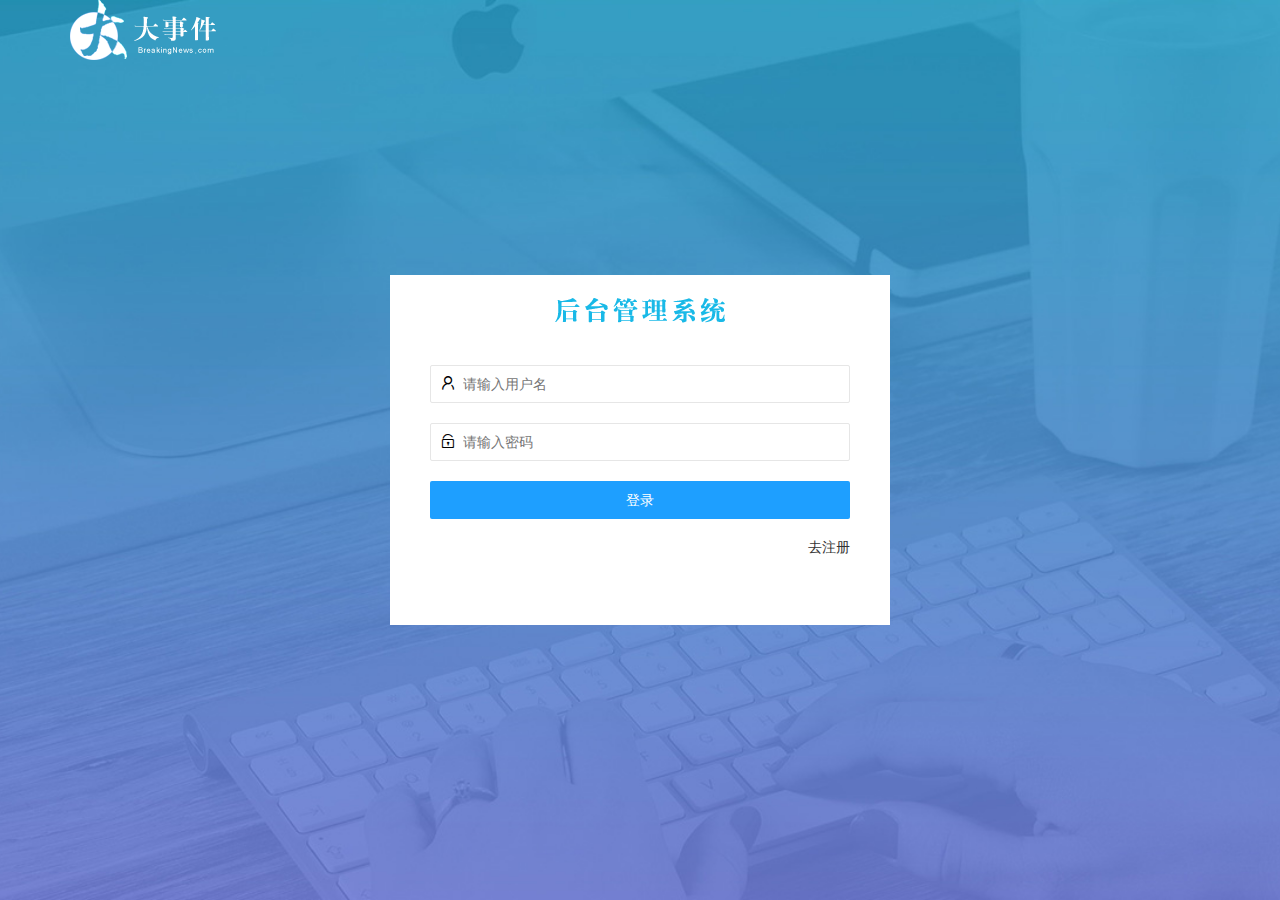
<file: login.html>
<!DOCTYPE html>
<html lang="en">
  <head>
    <meta charset="UTF-8" />
    <meta name="viewport" content="width=device-width, initial-scale=1.0" />
    <title>大事件/登录注册页</title>
    <!-- 引入layui的样式 -->
    <link rel="stylesheet" href="./assets/lib/layui/css/layui.css" />
    <!-- 引入自己写的样式 -->
    <link rel="stylesheet" href="./assets/css/login.css" />
  </head>
  <body>
    <div class="layui-main">
      <div class="logo"></div>
    </div>
    <div class="login">
      <div class="title-box"></div>
      <!-- 登陆 -->
      <div class="login-box">
        <form class="layui-form" id="form_login">
          <!-- 用户名 -->
          <div class="layui-form-item">
            <i class="layui-icon layui-icon-username"></i>
            <input type="text" name="username" required lay-verify="required" placeholder="请输入用户名" autocomplete="off" class="layui-input" />
          </div>
          <!-- 密码 -->
          <div class="layui-form-item">
            <i class="layui-icon layui-icon-password"></i>
            <input type="password" name="password" required lay-verify="required|pwd" placeholder="请输入密码" autocomplete="off" class="layui-input" />
          </div>
          <!-- 登录按钮 -->
          <div class="layui-form-item">
            <button class="layui-btn layui-btn-fluid layui-btn-normal" lay-submit>登录</button>
          </div>
          <!-- 链接 -->
          <div class="layui-form-item">
            <a href="javascript:;" class="a-login">去注册</a>
          </div>
        </form>
      </div>
      <!-- 注册 -->
      <div class="reg-box">
        <form class="layui-form" id="form_reg">
          <!-- 用户名 -->
          <div class="layui-form-item">
            <i class="layui-icon layui-icon-username"></i>
            <input type="text" name="username" required lay-verify="required" placeholder="请输入用户名" autocomplete="off" class="layui-input" />
          </div>
          <!-- 密码 -->
          <div class="layui-form-item">
            <i class="layui-icon layui-icon-password"></i>
            <input type="password" name="password" required lay-verify="required|pwd" placeholder="请输入密码" autocomplete="off" class="layui-input" />
          </div>
          <!-- 确认密码 -->
          <div class="layui-form-item">
            <i class="layui-icon layui-icon-password"></i>
            <input type="password" name="repassword" required lay-verify="required|pwd|repwd" placeholder="再次确认密码" autocomplete="off" class="layui-input" />
          </div>
          <!-- 登录按钮 -->
          <div class="layui-form-item">
            <button class="layui-btn layui-btn-fluid layui-btn-normal" lay-submit>注册</button>
          </div>
          <!-- 链接 -->
          <div class="layui-form-item">
            <a href="javascript:;" class="a-reg">去登陆</a>
          </div>
        </form>
      </div>
    </div>
    <script src="/assets/lib/layui/layui.all.js"></script>
    <script src="/assets/lib/jquery.js"></script>
    <script src="/assets/js/baseAPI.js"></script>
    <script src="/assets/js/login.js"></script>
  </body>
</html>
</file>
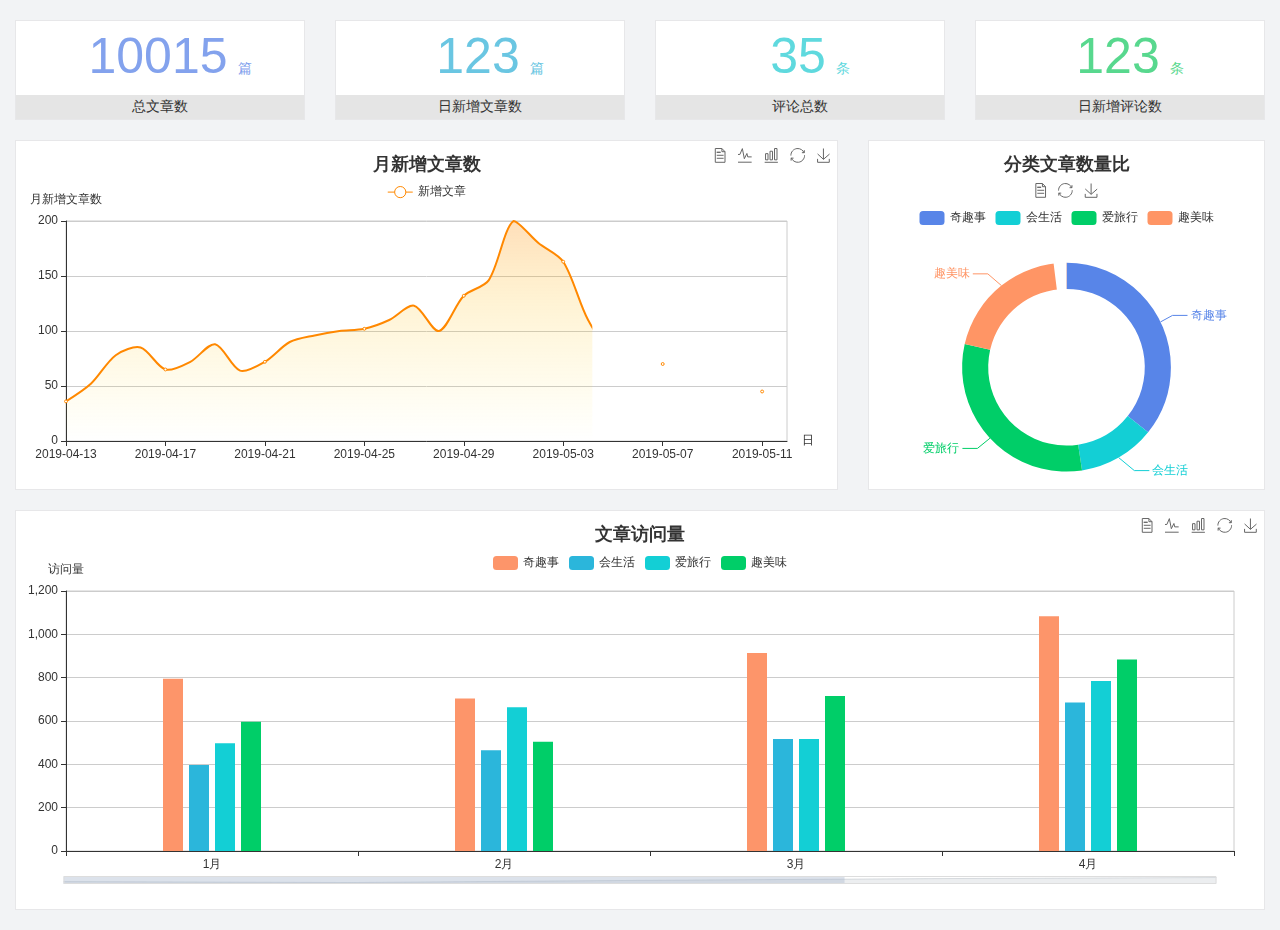
<file: home/dashboard.html>
<!DOCTYPE html>
<html lang="en">
  <head>
    <meta charset="UTF-8" />
    <meta name="viewport" content="width=device-width, initial-scale=1.0" />
    <meta http-equiv="X-UA-Compatible" content="ie=edge" />
    <title>图表统计</title>
    <link rel="stylesheet" href="../../assets/lib/bootstrap.css" />
    <link rel="stylesheet" href="../../assets/lib/main.css" />
    <script src="../../assets/lib/jquery.js"></script>
    <script type="text/javascript" src="../../assets/lib/echarts.min.js"></script>
  </head>

  <body>
    <div class="container-fluid">
      <div class="row spannel_list">
        <div class="col-sm-3 col-xs-6">
          <div class="spannel">
            <em>10015</em><span>篇</span>
            <b>总文章数</b>
          </div>
        </div>
        <div class="col-sm-3 col-xs-6">
          <div class="spannel scolor01">
            <em>123</em><span>篇</span>
            <b>日新增文章数</b>
          </div>
        </div>
        <div class="col-sm-3 col-xs-6">
          <div class="spannel scolor02">
            <em>35</em><span>条</span>
            <b>评论总数</b>
          </div>
        </div>
        <div class="col-sm-3 col-xs-6">
          <div class="spannel scolor03">
            <em>123</em><span>条</span>
            <b>日新增评论数</b>
          </div>
        </div>
      </div>
    </div>

    <div class="container-fluid">
      <div class="row curve-pie">
        <div class="col-lg-8 col-md-8">
          <div class="gragh_pannel" id="curve_show"></div>
        </div>
        <div class="col-lg-4 col-md-4">
          <div class="gragh_pannel" id="pie_show"></div>
        </div>
      </div>
    </div>

    <div class="container-fluid">
      <div class="column_pannel" id="column_show"></div>
    </div>

    <script>
      var oChart = echarts.init(document.getElementById('curve_show'))
      var aList_all = [
        { count: 36, date: '2019-04-13' },
        { count: 52, date: '2019-04-14' },
        { count: 78, date: '2019-04-15' },
        { count: 85, date: '2019-04-16' },
        { count: 65, date: '2019-04-17' },
        { count: 72, date: '2019-04-18' },
        { count: 88, date: '2019-04-19' },
        { count: 64, date: '2019-04-20' },
        { count: 72, date: '2019-04-21' },
        { count: 90, date: '2019-04-22' },
        { count: 96, date: '2019-04-23' },
        { count: 100, date: '2019-04-24' },
        { count: 102, date: '2019-04-25' },
        { count: 110, date: '2019-04-26' },
        { count: 123, date: '2019-04-27' },
        { count: 100, date: '2019-04-28' },
        { count: 132, date: '2019-04-29' },
        { count: 146, date: '2019-04-30' },
        { count: 200, date: '2019-05-01' },
        { count: 180, date: '2019-05-02' },
        { count: 163, date: '2019-05-03' },
        { count: 110, date: '2019-05-04' },
        { count: 80, date: '2019-05-05' },
        { count: 82, date: '2019-05-06' },
        { count: 70, date: '2019-05-07' },
        { count: 65, date: '2019-05-08' },
        { count: 54, date: '2019-05-09' },
        { count: 40, date: '2019-05-10' },
        { count: 45, date: '2019-05-11' },
        { count: 38, date: '2019-05-12' }
      ]

      let aCount = []
      let aDate = []

      for (var i = 0; i < aList_all.length; i++) {
        aCount.push(aList_all[i].count)
        aDate.push(aList_all[i].date)
      }

      var chartopt = {
        title: {
          text: '月新增文章数',
          left: 'center',
          top: '10'
        },
        tooltip: {
          trigger: 'axis'
        },
        legend: {
          data: ['新增文章'],
          top: '40'
        },
        toolbox: {
          show: true,
          feature: {
            mark: { show: true },
            dataView: { show: true, readOnly: false },
            magicType: { show: true, type: ['line', 'bar'] },
            restore: { show: true },
            saveAsImage: { show: true }
          }
        },
        calculable: true,
        xAxis: [
          {
            name: '日',
            type: 'category',
            boundaryGap: false,
            data: aDate
          }
        ],
        yAxis: [
          {
            name: '月新增文章数',
            type: 'value'
          }
        ],
        series: [
          {
            name: '新增文章',
            type: 'line',
            smooth: true,
            itemStyle: { normal: { areaStyle: { type: 'default' }, color: '#f80' }, lineStyle: { color: '#f80' } },
            data: aCount
          }
        ],
        areaStyle: {
          normal: {
            color: new echarts.graphic.LinearGradient(0, 0, 0, 1, [
              {
                offset: 0,
                color: 'rgba(255,136,0,0.39)'
              },
              {
                offset: 0.34,
                color: 'rgba(255,180,0,0.25)'
              },
              {
                offset: 1,
                color: 'rgba(255,222,0,0.00)'
              }
            ])
          }
        },
        grid: {
          show: true,
          x: 50,
          x2: 50,
          y: 80,
          height: 220
        }
      }

      oChart.setOption(chartopt)

      var oPie = echarts.init(document.getElementById('pie_show'))
      var oPieopt = {
        title: {
          top: 10,
          text: '分类文章数量比',
          x: 'center'
        },
        tooltip: {
          trigger: 'item',
          formatter: '{a} <br/>{b} : {c} ({d}%)'
        },
        color: ['#5885e8', '#13cfd5', '#00ce68', '#ff9565'],
        legend: {
          x: 'center',
          top: 65,
          data: ['奇趣事', '会生活', '爱旅行', '趣美味']
        },
        toolbox: {
          show: true,
          x: 'center',
          top: 35,
          feature: {
            mark: { show: true },
            dataView: { show: true, readOnly: false },
            magicType: {
              show: true,
              type: ['pie', 'funnel'],
              option: {
                funnel: {
                  x: '25%',
                  width: '50%',
                  funnelAlign: 'left',
                  max: 1548
                }
              }
            },
            restore: { show: true },
            saveAsImage: { show: true }
          }
        },
        calculable: true,
        series: [
          {
            name: '访问来源',
            type: 'pie',
            radius: ['45%', '60%'],
            center: ['50%', '65%'],
            data: [
              { value: 300, name: '奇趣事' },
              { value: 100, name: '会生活' },
              { value: 260, name: '爱旅行' },
              { value: 180, name: '趣美味' }
            ]
          }
        ]
      }
      oPie.setOption(oPieopt)

      var oColumn = this.echarts.init(document.getElementById('column_show'))
      var oColumnopt = {
        title: {
          text: '文章访问量',
          left: 'center',
          top: '10'
        },
        tooltip: {
          trigger: 'axis'
        },
        legend: {
          data: ['奇趣事', '会生活', '爱旅行', '趣美味'],
          top: '40'
        },
        toolbox: {
          show: true,
          feature: {
            mark: { show: true },
            dataView: { show: true, readOnly: false },
            magicType: { show: true, type: ['line', 'bar'] },
            restore: { show: true },
            saveAsImage: { show: true }
          }
        },
        calculable: true,
        xAxis: [
          {
            type: 'category',
            data: ['1月', '2月', '3月', '4月', '5月']
          }
        ],
        yAxis: [
          {
            name: '访问量',
            type: 'value'
          }
        ],
        series: [
          {
            name: '奇趣事',
            type: 'bar',
            barWidth: 20,
            itemStyle: {
              normal: { areaStyle: { type: 'default' }, color: '#fd956a' }
            },
            data: [800, 708, 920, 1090, 1200]
          },
          {
            name: '会生活',
            type: 'bar',
            barWidth: 20,
            itemStyle: {
              normal: { areaStyle: { type: 'default' }, color: '#2bb6db' }
            },
            data: [400, 468, 520, 690, 800]
          },
          {
            name: '爱旅行',
            type: 'bar',
            barWidth: 20,
            itemStyle: {
              normal: { areaStyle: { type: 'default' }, color: '#13cfd5' }
            },
            data: [500, 668, 520, 790, 900]
          },
          {
            name: '趣美味',
            type: 'bar',
            barWidth: 20,
            itemStyle: {
              normal: { areaStyle: { type: 'default' }, color: '#00ce68' }
            },
            data: [600, 508, 720, 890, 1000]
          }
        ],
        grid: {
          show: true,
          x: 50,
          x2: 30,
          y: 80,
          height: 260
        },
        dataZoom: [
          //给x轴设置滚动条
          {
            start: 0, //默认为0
            end: 100 - 1000 / 31, //默认为100
            type: 'slider',
            show: true,
            xAxisIndex: [0],
            handleSize: 0, //滑动条的 左右2个滑动条的大小
            height: 8, //组件高度
            left: 45, //左边的距离
            right: 50, //右边的距离
            bottom: 26, //右边的距离
            handleColor: '#ddd', //h滑动图标的颜色
            handleStyle: {
              borderColor: '#cacaca',
              borderWidth: '1',
              shadowBlur: 2,
              background: '#ddd',
              shadowColor: '#ddd'
            }
          }
        ]
      }
      oColumn.setOption(oColumnopt)
    </script>
  </body>
</html>
</file>
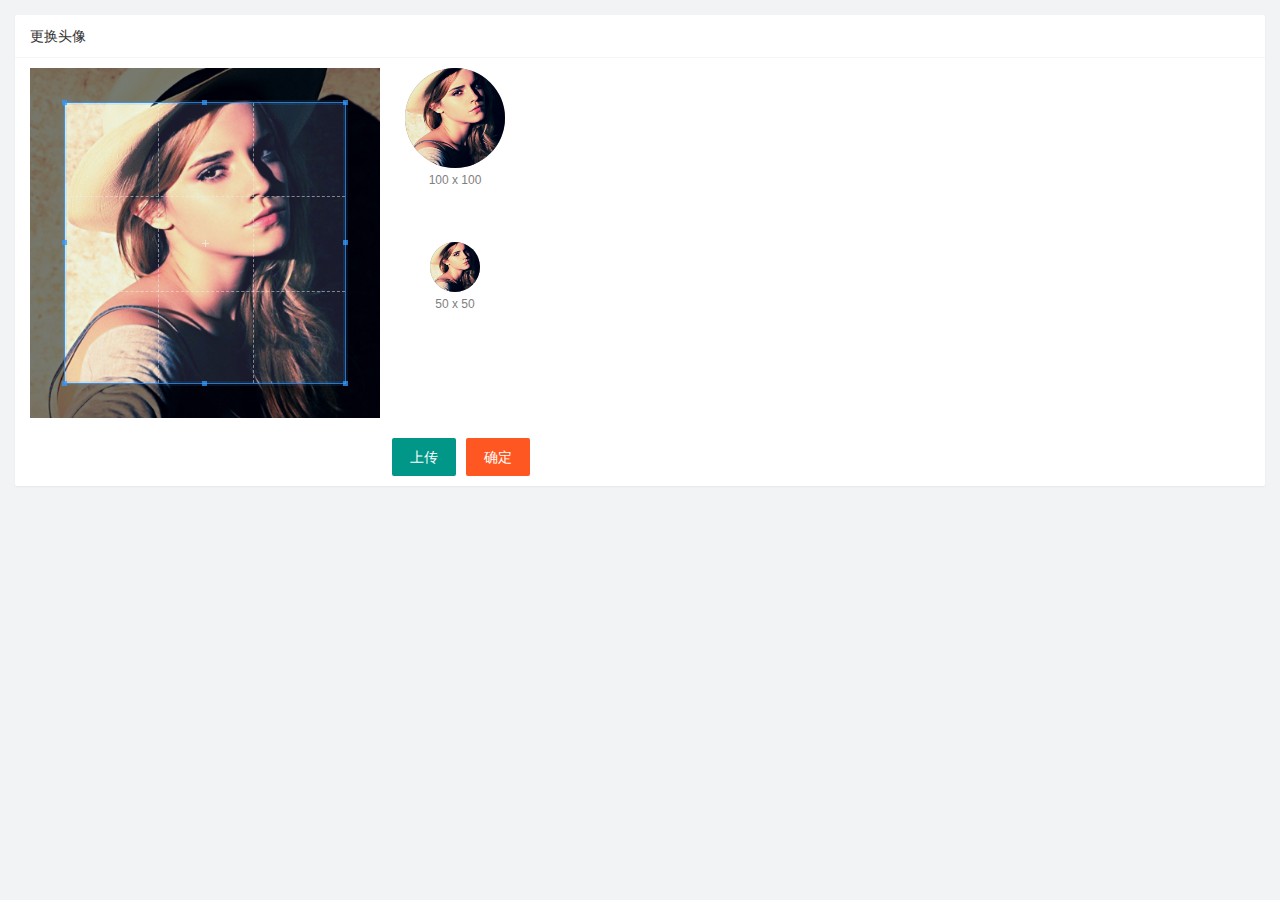
<file: user/user_avator.html>
<!DOCTYPE html>
<html lang="en">
  <head>
    <meta charset="UTF-8" />
    <meta name="viewport" content="width=device-width, initial-scale=1.0" />
    <title>Document</title>
    <link rel="stylesheet" href="/assets/lib/layui/css/layui.css" />
    <link rel="stylesheet" href="/assets/lib/cropper/cropper.css" />
    <link rel="stylesheet" href="/assets/css/user/user_avator.css" />
  </head>
  <body>
    <!-- 卡片区域 -->
    <div class="layui-card">
      <div class="layui-card-header">更换头像</div>
      <div class="layui-card-body">
        <!-- 第一行的图片裁剪和预览区域 -->
        <div class="row1">
          <!-- 图片裁剪区域 -->
          <div class="cropper-box">
            <!-- 这个 img 标签很重要，将来会把它初始化为裁剪区域 -->
            <img id="image" src="/assets/images/sample.jpg" />
          </div>
          <!-- 图片的预览区域 -->
          <div class="preview-box">
            <div>
              <!-- 宽高为 100px 的预览区域 -->
              <div class="img-preview w100"></div>
              <p class="size">100 x 100</p>
            </div>
            <div>
              <!-- 宽高为 50px 的预览区域 -->
              <div class="img-preview w50"></div>
              <p class="size">50 x 50</p>
            </div>
          </div>
        </div>

        <!-- 第二行的按钮区域 -->
        <div class="row2">
          <!-- 通过 accept 属性，可以指定，允许用户选择什么类型的文件 -->
          <input type="file" id="file" accept="image/png,image/jpeg" />
          <button type="button" class="layui-btn" id="btnChooseImage">上传</button>
          <button type="button" class="layui-btn layui-btn-danger" id="btnUpload">确定</button>
        </div>
      </div>
    </div>

    <script src="/assets/lib/layui/layui.all.js"></script>
    <script src="/assets/lib/jquery.js"></script>
    <script src="/assets/lib/cropper/Cropper.js"></script>
    <script src="/assets/lib/cropper/jquery-cropper.js"></script>
    <script src="/assets/js/baseAPI.js"></script>
    <script src="/assets/js/user/user_avator.js"></script>
  </body>
</html>
</file>
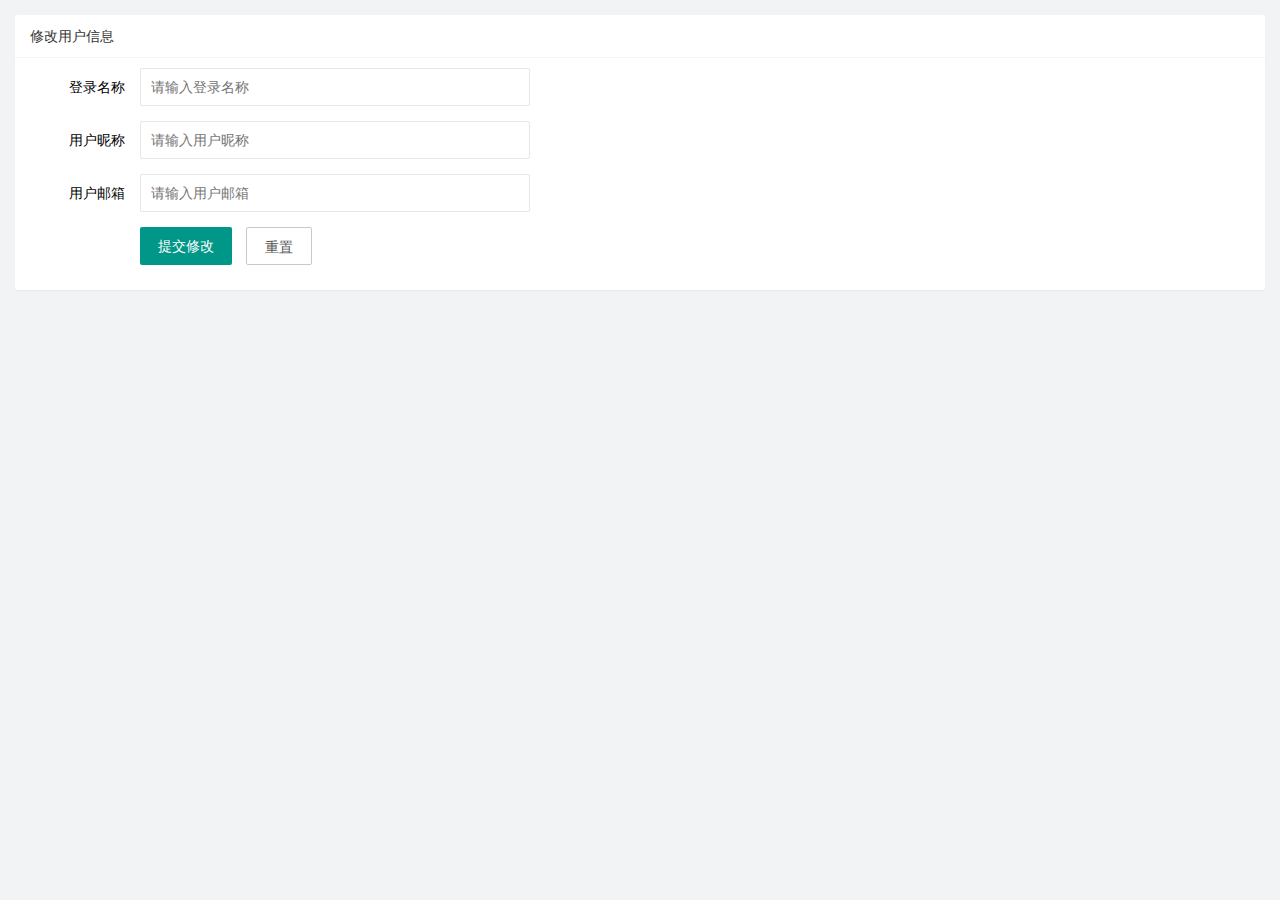
<file: user/user_info.html>
<!DOCTYPE html>
<html lang="en">
  <head>
    <meta charset="UTF-8" />
    <meta name="viewport" content="width=device-width, initial-scale=1.0" />
    <title>Document</title>
    <!-- 导入 layui 的样式 -->
    <link rel="stylesheet" href="/assets/lib/layui/css/layui.css" />
    <!-- 导入自己的样式 -->
    <link rel="stylesheet" href="/assets/css/user/user_info.css" />
  </head>
  <body>
    <!-- 卡片区域 -->
    <div class="layui-card">
      <div class="layui-card-header">修改用户信息</div>
      <div class="layui-card-body">
        <!-- form 表单区域 -->
        <form class="layui-form" lay-filter="formUserInfo">
          <!-- 这是隐藏域 -->
          <input type="hidden" name="id" value="" />
          <div class="layui-form-item">
            <label class="layui-form-label">登录名称</label>
            <div class="layui-input-block">
              <input type="text" name="username" required lay-verify="required" placeholder="请输入登录名称" autocomplete="off" class="layui-input" readonly />
            </div>
          </div>
          <div class="layui-form-item">
            <label class="layui-form-label">用户昵称</label>
            <div class="layui-input-block">
              <input type="text" name="nickname" required lay-verify="required|nickname" placeholder="请输入用户昵称" autocomplete="off" class="layui-input" />
            </div>
          </div>
          <div class="layui-form-item">
            <label class="layui-form-label">用户邮箱</label>
            <div class="layui-input-block">
              <input type="text" name="email" required lay-verify="required|email" placeholder="请输入用户邮箱" autocomplete="off" class="layui-input" />
            </div>
          </div>
          <div class="layui-form-item">
            <div class="layui-input-block">
              <button class="layui-btn" lay-submit lay-filter="formDemo">提交修改</button>
              <button type="reset" class="layui-btn layui-btn-primary" id="btnReset">重置</button>
            </div>
          </div>
        </form>
      </div>
    </div>

    <!-- 导入 layui 的 js -->
    <script src="/assets/lib/layui/layui.all.js"></script>
    <!-- 导入 jquery -->
    <script src="/assets/lib/jquery.js"></script>
    <!-- 导入 baseAPI -->
    <script src="/assets/js/baseAPI.js"></script>
    <!-- 导入自己的 js -->
    <script src="/assets/js/user/user_info.js"></script>
  </body>
</html>
</file>
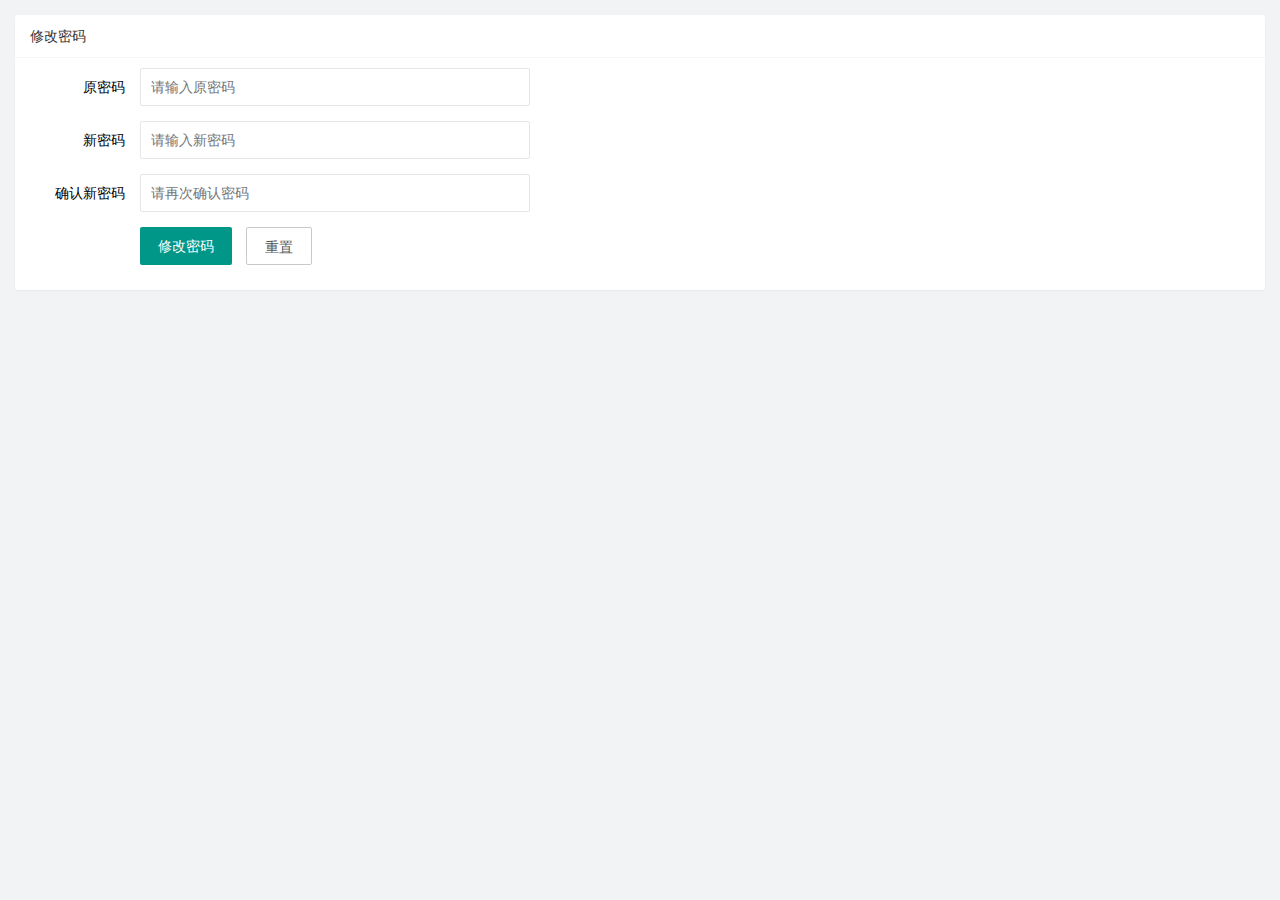
<file: user/user_pwd.html>
<!DOCTYPE html>
<html lang="en">
  <head>
    <meta charset="UTF-8" />
    <meta name="viewport" content="width=device-width, initial-scale=1.0" />
    <title>Document</title>
    <link rel="stylesheet" href="/assets/lib/layui/css/layui.css" />
    <link rel="stylesheet" href="/assets/css/user/user_pwd.css" />
  </head>
  <body>
    <!-- 卡片区域 -->
    <div class="layui-card">
      <div class="layui-card-header">修改密码</div>
      <div class="layui-card-body">
        <form class="layui-form">
          <div class="layui-form-item">
            <label class="layui-form-label">原密码</label>
            <div class="layui-input-block">
              <input type="password" name="oldPwd" required lay-verify="required|pwd" placeholder="请输入原密码" autocomplete="off" class="layui-input" />
            </div>
          </div>
          <div class="layui-form-item">
            <label class="layui-form-label">新密码</label>
            <div class="layui-input-block">
              <input type="password" name="newPwd" required lay-verify="required|pwd|samePwd" placeholder="请输入新密码" autocomplete="off" class="layui-input" />
            </div>
          </div>
          <div class="layui-form-item">
            <label class="layui-form-label">确认新密码</label>
            <div class="layui-input-block">
              <input type="password" name="rePwd" required lay-verify="required|pwd|rePwd" placeholder="请再次确认密码" autocomplete="off" class="layui-input" />
            </div>
          </div>
          <div class="layui-form-item">
            <div class="layui-input-block">
              <button class="layui-btn" lay-submit lay-filter="formDemo">修改密码</button>
              <button type="reset" class="layui-btn layui-btn-primary">重置</button>
            </div>
          </div>
        </form>
      </div>
    </div>

    <!-- 导入 layui 的 js -->
    <script src="/assets/lib/layui/layui.all.js"></script>
    <!-- 导入 jQuery -->
    <script src="/assets/lib/jquery.js"></script>
    <!-- 导入 baseAPI -->
    <script src="/assets/js/baseAPI.js"></script>
    <!-- 导入自己的 js -->
    <script src="/assets/js/user/user_pwd.js"></script>
  </body>
</html>
</file>
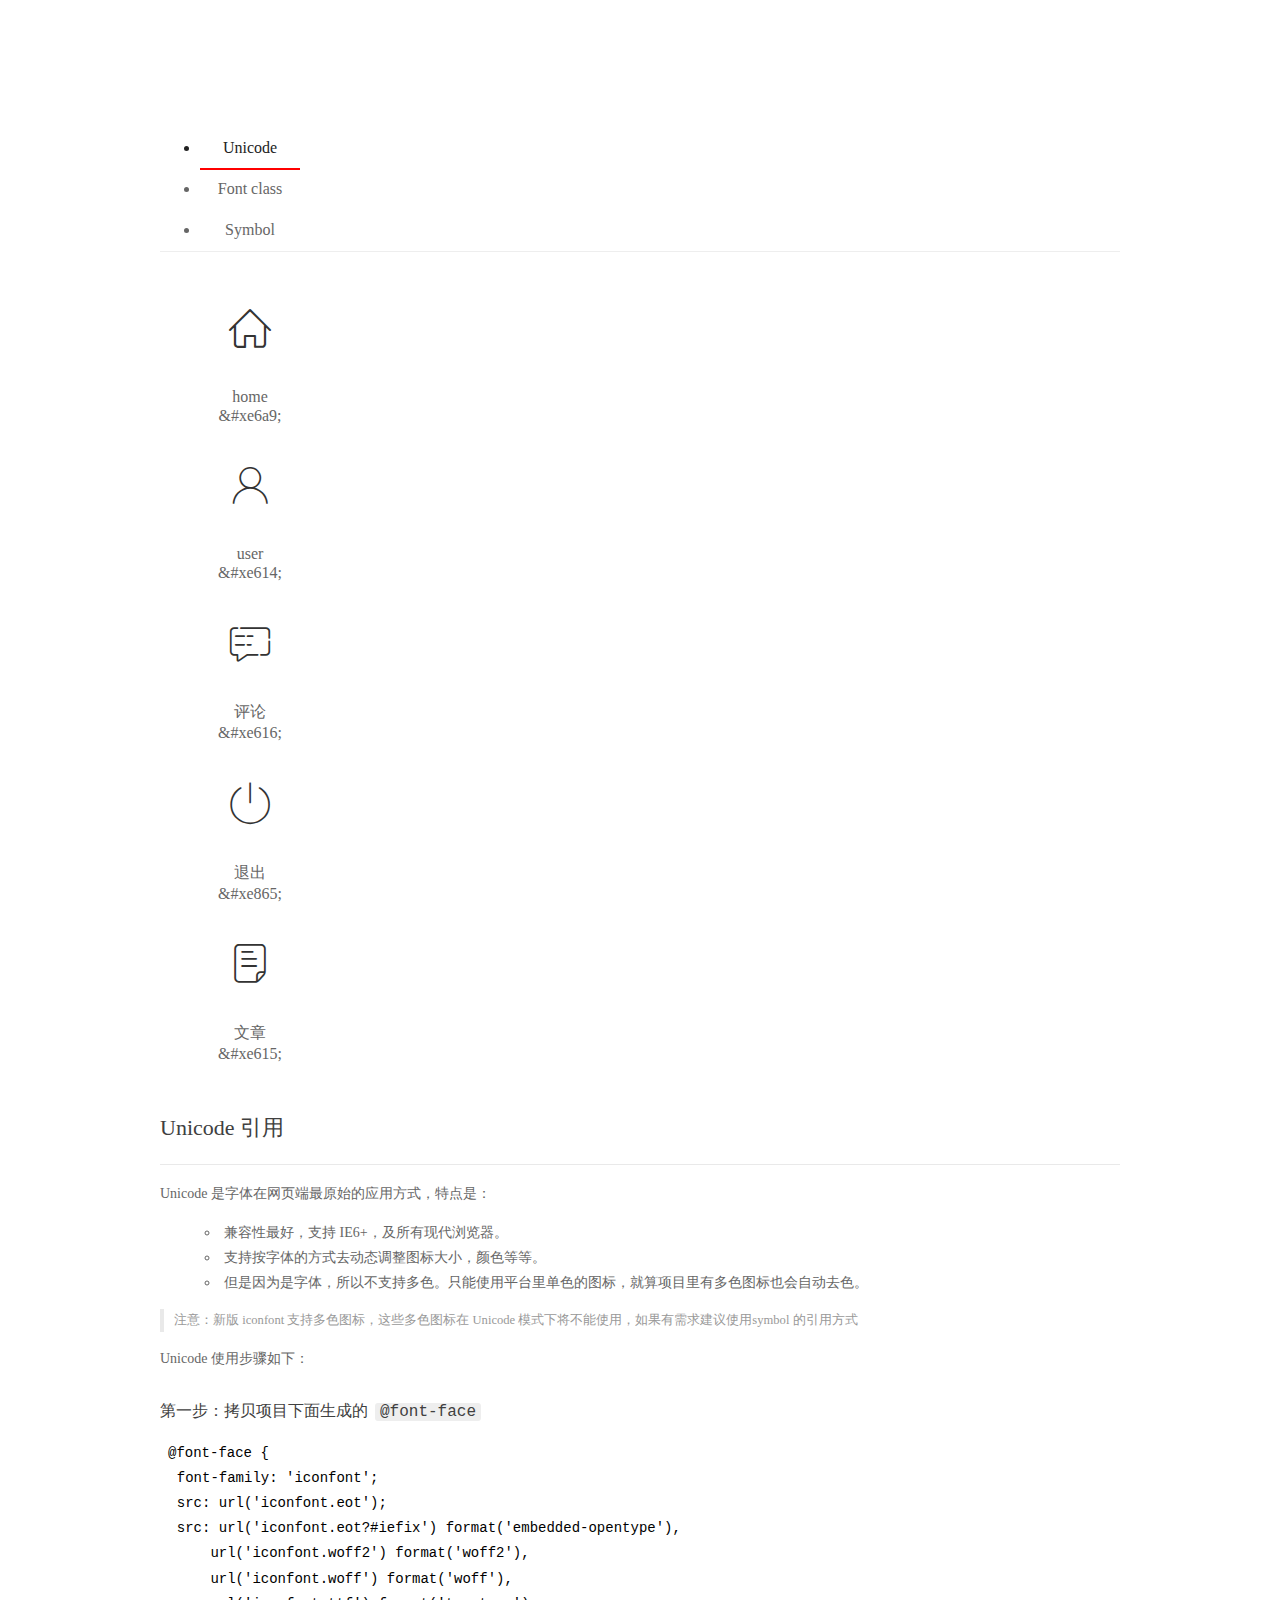
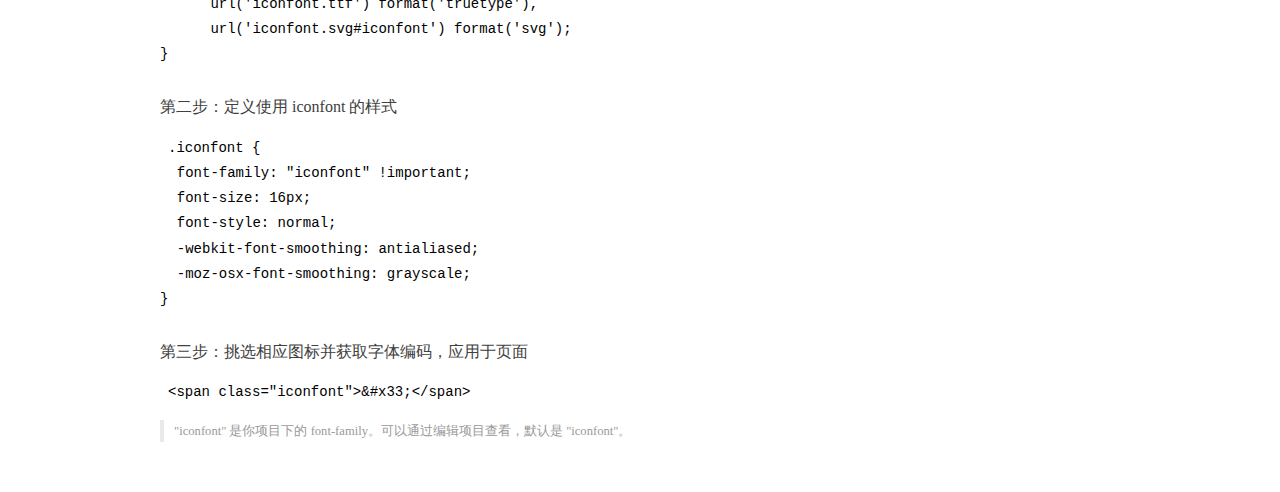
<file: assets/fonts/demo_index.html>
<!DOCTYPE html>
<html>
<head>
  <meta charset="utf-8"/>
  <title>IconFont Demo</title>
  <link rel="shortcut icon" href="https://gtms04.alicdn.com/tps/i4/TB1_oz6GVXXXXaFXpXXJDFnIXXX-64-64.ico" type="image/x-icon"/>
  <link rel="stylesheet" href="https://g.alicdn.com/thx/cube/1.3.2/cube.min.css">
  <link rel="stylesheet" href="demo.css">
  <link rel="stylesheet" href="iconfont.css">
  <script src="iconfont.js"></script>
  <!-- jQuery -->
  <script src="https://a1.alicdn.com/oss/uploads/2018/12/26/7bfddb60-08e8-11e9-9b04-53e73bb6408b.js"></script>
  <!-- 代码高亮 -->
  <script src="https://a1.alicdn.com/oss/uploads/2018/12/26/a3f714d0-08e6-11e9-8a15-ebf944d7534c.js"></script>
</head>
<body>
  <div class="main">
    <h1 class="logo"><a href="https://www.iconfont.cn/" title="iconfont 首页" target="_blank">&#xe86b;</a></h1>
    <div class="nav-tabs">
      <ul id="tabs" class="dib-box">
        <li class="dib active"><span>Unicode</span></li>
        <li class="dib"><span>Font class</span></li>
        <li class="dib"><span>Symbol</span></li>
      </ul>
      
    </div>
    <div class="tab-container">
      <div class="content unicode" style="display: block;">
          <ul class="icon_lists dib-box">
          
            <li class="dib">
              <span class="icon iconfont">&#xe6a9;</span>
                <div class="name">home</div>
                <div class="code-name">&amp;#xe6a9;</div>
              </li>
          
            <li class="dib">
              <span class="icon iconfont">&#xe614;</span>
                <div class="name">user</div>
                <div class="code-name">&amp;#xe614;</div>
              </li>
          
            <li class="dib">
              <span class="icon iconfont">&#xe616;</span>
                <div class="name">评论</div>
                <div class="code-name">&amp;#xe616;</div>
              </li>
          
            <li class="dib">
              <span class="icon iconfont">&#xe865;</span>
                <div class="name">退出</div>
                <div class="code-name">&amp;#xe865;</div>
              </li>
          
            <li class="dib">
              <span class="icon iconfont">&#xe615;</span>
                <div class="name">文章</div>
                <div class="code-name">&amp;#xe615;</div>
              </li>
          
          </ul>
          <div class="article markdown">
          <h2 id="unicode-">Unicode 引用</h2>
          <hr>

          <p>Unicode 是字体在网页端最原始的应用方式，特点是：</p>
          <ul>
            <li>兼容性最好，支持 IE6+，及所有现代浏览器。</li>
            <li>支持按字体的方式去动态调整图标大小，颜色等等。</li>
            <li>但是因为是字体，所以不支持多色。只能使用平台里单色的图标，就算项目里有多色图标也会自动去色。</li>
          </ul>
          <blockquote>
            <p>注意：新版 iconfont 支持多色图标，这些多色图标在 Unicode 模式下将不能使用，如果有需求建议使用symbol 的引用方式</p>
          </blockquote>
          <p>Unicode 使用步骤如下：</p>
          <h3 id="-font-face">第一步：拷贝项目下面生成的 <code>@font-face</code></h3>
<pre><code class="language-css"
>@font-face {
  font-family: 'iconfont';
  src: url('iconfont.eot');
  src: url('iconfont.eot?#iefix') format('embedded-opentype'),
      url('iconfont.woff2') format('woff2'),
      url('iconfont.woff') format('woff'),
      url('iconfont.ttf') format('truetype'),
      url('iconfont.svg#iconfont') format('svg');
}
</code></pre>
          <h3 id="-iconfont-">第二步：定义使用 iconfont 的样式</h3>
<pre><code class="language-css"
>.iconfont {
  font-family: "iconfont" !important;
  font-size: 16px;
  font-style: normal;
  -webkit-font-smoothing: antialiased;
  -moz-osx-font-smoothing: grayscale;
}
</code></pre>
          <h3 id="-">第三步：挑选相应图标并获取字体编码，应用于页面</h3>
<pre>
<code class="language-html"
>&lt;span class="iconfont"&gt;&amp;#x33;&lt;/span&gt;
</code></pre>
          <blockquote>
            <p>"iconfont" 是你项目下的 font-family。可以通过编辑项目查看，默认是 "iconfont"。</p>
          </blockquote>
          </div>
      </div>
      <div class="content font-class">
        <ul class="icon_lists dib-box">
          
          <li class="dib">
            <span class="icon iconfont icon-home"></span>
            <div class="name">
              home
            </div>
            <div class="code-name">.icon-home
            </div>
          </li>
          
          <li class="dib">
            <span class="icon iconfont icon-user"></span>
            <div class="name">
              user
            </div>
            <div class="code-name">.icon-user
            </div>
          </li>
          
          <li class="dib">
            <span class="icon iconfont icon-pinglun"></span>
            <div class="name">
              评论
            </div>
            <div class="code-name">.icon-pinglun
            </div>
          </li>
          
          <li class="dib">
            <span class="icon iconfont icon-tuichu"></span>
            <div class="name">
              退出
            </div>
            <div class="code-name">.icon-tuichu
            </div>
          </li>
          
          <li class="dib">
            <span class="icon iconfont icon-16"></span>
            <div class="name">
              文章
            </div>
            <div class="code-name">.icon-16
            </div>
          </li>
          
        </ul>
        <div class="article markdown">
        <h2 id="font-class-">font-class 引用</h2>
        <hr>

        <p>font-class 是 Unicode 使用方式的一种变种，主要是解决 Unicode 书写不直观，语意不明确的问题。</p>
        <p>与 Unicode 使用方式相比，具有如下特点：</p>
        <ul>
          <li>兼容性良好，支持 IE8+，及所有现代浏览器。</li>
          <li>相比于 Unicode 语意明确，书写更直观。可以很容易分辨这个 icon 是什么。</li>
          <li>因为使用 class 来定义图标，所以当要替换图标时，只需要修改 class 里面的 Unicode 引用。</li>
          <li>不过因为本质上还是使用的字体，所以多色图标还是不支持的。</li>
        </ul>
        <p>使用步骤如下：</p>
        <h3 id="-fontclass-">第一步：引入项目下面生成的 fontclass 代码：</h3>
<pre><code class="language-html">&lt;link rel="stylesheet" href="./iconfont.css"&gt;
</code></pre>
        <h3 id="-">第二步：挑选相应图标并获取类名，应用于页面：</h3>
<pre><code class="language-html">&lt;span class="iconfont icon-xxx"&gt;&lt;/span&gt;
</code></pre>
        <blockquote>
          <p>"
            iconfont" 是你项目下的 font-family。可以通过编辑项目查看，默认是 "iconfont"。</p>
        </blockquote>
      </div>
      </div>
      <div class="content symbol">
          <ul class="icon_lists dib-box">
          
            <li class="dib">
                <svg class="icon svg-icon" aria-hidden="true">
                  <use xlink:href="#icon-home"></use>
                </svg>
                <div class="name">home</div>
                <div class="code-name">#icon-home</div>
            </li>
          
            <li class="dib">
                <svg class="icon svg-icon" aria-hidden="true">
                  <use xlink:href="#icon-user"></use>
                </svg>
                <div class="name">user</div>
                <div class="code-name">#icon-user</div>
            </li>
          
            <li class="dib">
                <svg class="icon svg-icon" aria-hidden="true">
                  <use xlink:href="#icon-pinglun"></use>
                </svg>
                <div class="name">评论</div>
                <div class="code-name">#icon-pinglun</div>
            </li>
          
            <li class="dib">
                <svg class="icon svg-icon" aria-hidden="true">
                  <use xlink:href="#icon-tuichu"></use>
                </svg>
                <div class="name">退出</div>
                <div class="code-name">#icon-tuichu</div>
            </li>
          
            <li class="dib">
                <svg class="icon svg-icon" aria-hidden="true">
                  <use xlink:href="#icon-16"></use>
                </svg>
                <div class="name">文章</div>
                <div class="code-name">#icon-16</div>
            </li>
          
          </ul>
          <div class="article markdown">
          <h2 id="symbol-">Symbol 引用</h2>
          <hr>

          <p>这是一种全新的使用方式，应该说这才是未来的主流，也是平台目前推荐的用法。相关介绍可以参考这篇<a href="">文章</a>
            这种用法其实是做了一个 SVG 的集合，与另外两种相比具有如下特点：</p>
          <ul>
            <li>支持多色图标了，不再受单色限制。</li>
            <li>通过一些技巧，支持像字体那样，通过 <code>font-size</code>, <code>color</code> 来调整样式。</li>
            <li>兼容性较差，支持 IE9+，及现代浏览器。</li>
            <li>浏览器渲染 SVG 的性能一般，还不如 png。</li>
          </ul>
          <p>使用步骤如下：</p>
          <h3 id="-symbol-">第一步：引入项目下面生成的 symbol 代码：</h3>
<pre><code class="language-html">&lt;script src="./iconfont.js"&gt;&lt;/script&gt;
</code></pre>
          <h3 id="-css-">第二步：加入通用 CSS 代码（引入一次就行）：</h3>
<pre><code class="language-html">&lt;style&gt;
.icon {
  width: 1em;
  height: 1em;
  vertical-align: -0.15em;
  fill: currentColor;
  overflow: hidden;
}
&lt;/style&gt;
</code></pre>
          <h3 id="-">第三步：挑选相应图标并获取类名，应用于页面：</h3>
<pre><code class="language-html">&lt;svg class="icon" aria-hidden="true"&gt;
  &lt;use xlink:href="#icon-xxx"&gt;&lt;/use&gt;
&lt;/svg&gt;
</code></pre>
          </div>
      </div>

    </div>
  </div>
  <script>
  $(document).ready(function () {
      $('.tab-container .content:first').show()

      $('#tabs li').click(function (e) {
        var tabContent = $('.tab-container .content')
        var index = $(this).index()

        if ($(this).hasClass('active')) {
          return
        } else {
          $('#tabs li').removeClass('active')
          $(this).addClass('active')

          tabContent.hide().eq(index).fadeIn()
        }
      })
    })
  </script>
</body>
</html>
</file>
<file: assets/lib/layui/css/layui.css>
/** layui-v2.5.5 MIT License By https://www.layui.com */
 .layui-inline,img{display:inline-block;vertical-align:middle}h1,h2,h3,h4,h5,h6{font-weight:400}.layui-edge,.layui-header,.layui-inline,.layui-main{position:relative}.layui-body,.layui-edge,.layui-elip{overflow:hidden}.layui-btn,.layui-edge,.layui-inline,img{vertical-align:middle}.layui-btn,.layui-disabled,.layui-icon,.layui-unselect{-moz-user-select:none;-webkit-user-select:none;-ms-user-select:none}.layui-elip,.layui-form-checkbox span,.layui-form-pane .layui-form-label{text-overflow:ellipsis;white-space:nowrap}.layui-breadcrumb,.layui-tree-btnGroup{visibility:hidden}blockquote,body,button,dd,div,dl,dt,form,h1,h2,h3,h4,h5,h6,input,li,ol,p,pre,td,textarea,th,ul{margin:0;padding:0;-webkit-tap-highlight-color:rgba(0,0,0,0)}a:active,a:hover{outline:0}img{border:none}li{list-style:none}table{border-collapse:collapse;border-spacing:0}h4,h5,h6{font-size:100%}button,input,optgroup,option,select,textarea{font-family:inherit;font-size:inherit;font-style:inherit;font-weight:inherit;outline:0}pre{white-space:pre-wrap;white-space:-moz-pre-wrap;white-space:-pre-wrap;white-space:-o-pre-wrap;word-wrap:break-word}body{line-height:24px;font:14px Helvetica Neue,Helvetica,PingFang SC,Tahoma,Arial,sans-serif}hr{height:1px;margin:10px 0;border:0;clear:both}a{color:#333;text-decoration:none}a:hover{color:#777}a cite{font-style:normal;*cursor:pointer}.layui-border-box,.layui-border-box *{box-sizing:border-box}.layui-box,.layui-box *{box-sizing:content-box}.layui-clear{clear:both;*zoom:1}.layui-clear:after{content:'\20';clear:both;*zoom:1;display:block;height:0}.layui-inline{*display:inline;*zoom:1}.layui-edge{display:inline-block;width:0;height:0;border-width:6px;border-style:dashed;border-color:transparent}.layui-edge-top{top:-4px;border-bottom-color:#999;border-bottom-style:solid}.layui-edge-right{border-left-color:#999;border-left-style:solid}.layui-edge-bottom{top:2px;border-top-color:#999;border-top-style:solid}.layui-edge-left{border-right-color:#999;border-right-style:solid}.layui-disabled,.layui-disabled:hover{color:#d2d2d2!important;cursor:not-allowed!important}.layui-circle{border-radius:100%}.layui-show{display:block!important}.layui-hide{display:none!important}@font-face{font-family:layui-icon;src:url(../font/iconfont.eot?v=250);src:url(../font/iconfont.eot?v=250#iefix) format('embedded-opentype'),url(../font/iconfont.woff2?v=250) format('woff2'),url(../font/iconfont.woff?v=250) format('woff'),url(../font/iconfont.ttf?v=250) format('truetype'),url(../font/iconfont.svg?v=250#layui-icon) format('svg')}.layui-icon{font-family:layui-icon!important;font-size:16px;font-style:normal;-webkit-font-smoothing:antialiased;-moz-osx-font-smoothing:grayscale}.layui-icon-reply-fill:before{content:"\e611"}.layui-icon-set-fill:before{content:"\e614"}.layui-icon-menu-fill:before{content:"\e60f"}.layui-icon-search:before{content:"\e615"}.layui-icon-share:before{content:"\e641"}.layui-icon-set-sm:before{content:"\e620"}.layui-icon-engine:before{content:"\e628"}.layui-icon-close:before{content:"\1006"}.layui-icon-close-fill:before{content:"\1007"}.layui-icon-chart-screen:before{content:"\e629"}.layui-icon-star:before{content:"\e600"}.layui-icon-circle-dot:before{content:"\e617"}.layui-icon-chat:before{content:"\e606"}.layui-icon-release:before{content:"\e609"}.layui-icon-list:before{content:"\e60a"}.layui-icon-chart:before{content:"\e62c"}.layui-icon-ok-circle:before{content:"\1005"}.layui-icon-layim-theme:before{content:"\e61b"}.layui-icon-table:before{content:"\e62d"}.layui-icon-right:before{content:"\e602"}.layui-icon-left:before{content:"\e603"}.layui-icon-cart-simple:before{content:"\e698"}.layui-icon-face-cry:before{content:"\e69c"}.layui-icon-face-smile:before{content:"\e6af"}.layui-icon-survey:before{content:"\e6b2"}.layui-icon-tree:before{content:"\e62e"}.layui-icon-upload-circle:before{content:"\e62f"}.layui-icon-add-circle:before{content:"\e61f"}.layui-icon-download-circle:before{content:"\e601"}.layui-icon-templeate-1:before{content:"\e630"}.layui-icon-util:before{content:"\e631"}.layui-icon-face-surprised:before{content:"\e664"}.layui-icon-edit:before{content:"\e642"}.layui-icon-speaker:before{content:"\e645"}.layui-icon-down:before{content:"\e61a"}.layui-icon-file:before{content:"\e621"}.layui-icon-layouts:before{content:"\e632"}.layui-icon-rate-half:before{content:"\e6c9"}.layui-icon-add-circle-fine:before{content:"\e608"}.layui-icon-prev-circle:before{content:"\e633"}.layui-icon-read:before{content:"\e705"}.layui-icon-404:before{content:"\e61c"}.layui-icon-carousel:before{content:"\e634"}.layui-icon-help:before{content:"\e607"}.layui-icon-code-circle:before{content:"\e635"}.layui-icon-water:before{content:"\e636"}.layui-icon-username:before{content:"\e66f"}.layui-icon-find-fill:before{content:"\e670"}.layui-icon-about:before{content:"\e60b"}.layui-icon-location:before{content:"\e715"}.layui-icon-up:before{content:"\e619"}.layui-icon-pause:before{content:"\e651"}.layui-icon-date:before{content:"\e637"}.layui-icon-layim-uploadfile:before{content:"\e61d"}.layui-icon-delete:before{content:"\e640"}.layui-icon-play:before{content:"\e652"}.layui-icon-top:before{content:"\e604"}.layui-icon-friends:before{content:"\e612"}.layui-icon-refresh-3:before{content:"\e9aa"}.layui-icon-ok:before{content:"\e605"}.layui-icon-layer:before{content:"\e638"}.layui-icon-face-smile-fine:before{content:"\e60c"}.layui-icon-dollar:before{content:"\e659"}.layui-icon-group:before{content:"\e613"}.layui-icon-layim-download:before{content:"\e61e"}.layui-icon-picture-fine:before{content:"\e60d"}.layui-icon-link:before{content:"\e64c"}.layui-icon-diamond:before{content:"\e735"}.layui-icon-log:before{content:"\e60e"}.layui-icon-rate-solid:before{content:"\e67a"}.layui-icon-fonts-del:before{content:"\e64f"}.layui-icon-unlink:before{content:"\e64d"}.layui-icon-fonts-clear:before{content:"\e639"}.layui-icon-triangle-r:before{content:"\e623"}.layui-icon-circle:before{content:"\e63f"}.layui-icon-radio:before{content:"\e643"}.layui-icon-align-center:before{content:"\e647"}.layui-icon-align-right:before{content:"\e648"}.layui-icon-align-left:before{content:"\e649"}.layui-icon-loading-1:before{content:"\e63e"}.layui-icon-return:before{content:"\e65c"}.layui-icon-fonts-strong:before{content:"\e62b"}.layui-icon-upload:before{content:"\e67c"}.layui-icon-dialogue:before{content:"\e63a"}.layui-icon-video:before{content:"\e6ed"}.layui-icon-headset:before{content:"\e6fc"}.layui-icon-cellphone-fine:before{content:"\e63b"}.layui-icon-add-1:before{content:"\e654"}.layui-icon-face-smile-b:before{content:"\e650"}.layui-icon-fonts-html:before{content:"\e64b"}.layui-icon-form:before{content:"\e63c"}.layui-icon-cart:before{content:"\e657"}.layui-icon-camera-fill:before{content:"\e65d"}.layui-icon-tabs:before{content:"\e62a"}.layui-icon-fonts-code:before{content:"\e64e"}.layui-icon-fire:before{content:"\e756"}.layui-icon-set:before{content:"\e716"}.layui-icon-fonts-u:before{content:"\e646"}.layui-icon-triangle-d:before{content:"\e625"}.layui-icon-tips:before{content:"\e702"}.layui-icon-picture:before{content:"\e64a"}.layui-icon-more-vertical:before{content:"\e671"}.layui-icon-flag:before{content:"\e66c"}.layui-icon-loading:before{content:"\e63d"}.layui-icon-fonts-i:before{content:"\e644"}.layui-icon-refresh-1:before{content:"\e666"}.layui-icon-rmb:before{content:"\e65e"}.layui-icon-home:before{content:"\e68e"}.layui-icon-user:before{content:"\e770"}.layui-icon-notice:before{content:"\e667"}.layui-icon-login-weibo:before{content:"\e675"}.layui-icon-voice:before{content:"\e688"}.layui-icon-upload-drag:before{content:"\e681"}.layui-icon-login-qq:before{content:"\e676"}.layui-icon-snowflake:before{content:"\e6b1"}.layui-icon-file-b:before{content:"\e655"}.layui-icon-template:before{content:"\e663"}.layui-icon-auz:before{content:"\e672"}.layui-icon-console:before{content:"\e665"}.layui-icon-app:before{content:"\e653"}.layui-icon-prev:before{content:"\e65a"}.layui-icon-website:before{content:"\e7ae"}.layui-icon-next:before{content:"\e65b"}.layui-icon-component:before{content:"\e857"}.layui-icon-more:before{content:"\e65f"}.layui-icon-login-wechat:before{content:"\e677"}.layui-icon-shrink-right:before{content:"\e668"}.layui-icon-spread-left:before{content:"\e66b"}.layui-icon-camera:before{content:"\e660"}.layui-icon-note:before{content:"\e66e"}.layui-icon-refresh:before{content:"\e669"}.layui-icon-female:before{content:"\e661"}.layui-icon-male:before{content:"\e662"}.layui-icon-password:before{content:"\e673"}.layui-icon-senior:before{content:"\e674"}.layui-icon-theme:before{content:"\e66a"}.layui-icon-tread:before{content:"\e6c5"}.layui-icon-praise:before{content:"\e6c6"}.layui-icon-star-fill:before{content:"\e658"}.layui-icon-rate:before{content:"\e67b"}.layui-icon-template-1:before{content:"\e656"}.layui-icon-vercode:before{content:"\e679"}.layui-icon-cellphone:before{content:"\e678"}.layui-icon-screen-full:before{content:"\e622"}.layui-icon-screen-restore:before{content:"\e758"}.layui-icon-cols:before{content:"\e610"}.layui-icon-export:before{content:"\e67d"}.layui-icon-print:before{content:"\e66d"}.layui-icon-slider:before{content:"\e714"}.layui-icon-addition:before{content:"\e624"}.layui-icon-subtraction:before{content:"\e67e"}.layui-icon-service:before{content:"\e626"}.layui-icon-transfer:before{content:"\e691"}.layui-main{width:1140px;margin:0 auto}.layui-header{z-index:1000;height:60px}.layui-header a:hover{transition:all .5s;-webkit-transition:all .5s}.layui-side{position:fixed;left:0;top:0;bottom:0;z-index:999;width:200px;overflow-x:hidden}.layui-side-scroll{position:relative;width:220px;height:100%;overflow-x:hidden}.layui-body{position:absolute;left:200px;right:0;top:0;bottom:0;z-index:998;width:auto;overflow-y:auto;box-sizing:border-box}.layui-layout-body{overflow:hidden}.layui-layout-admin .layui-header{background-color:#23262E}.layui-layout-admin .layui-side{top:60px;width:200px;overflow-x:hidden}.layui-layout-admin .layui-body{position:fixed;top:60px;bottom:44px}.layui-layout-admin .layui-main{width:auto;margin:0 15px}.layui-layout-admin .layui-footer{position:fixed;left:200px;right:0;bottom:0;height:44px;line-height:44px;padding:0 15px;background-color:#eee}.layui-layout-admin .layui-logo{position:absolute;left:0;top:0;width:200px;height:100%;line-height:60px;text-align:center;color:#009688;font-size:16px}.layui-layout-admin .layui-header .layui-nav{background:0 0}.layui-layout-left{position:absolute!important;left:200px;top:0}.layui-layout-right{position:absolute!important;right:0;top:0}.layui-container{position:relative;margin:0 auto;padding:0 15px;box-sizing:border-box}.layui-fluid{position:relative;margin:0 auto;padding:0 15px}.layui-row:after,.layui-row:before{content:'';display:block;clear:both}.layui-col-lg1,.layui-col-lg10,.layui-col-lg11,.layui-col-lg12,.layui-col-lg2,.layui-col-lg3,.layui-col-lg4,.layui-col-lg5,.layui-col-lg6,.layui-col-lg7,.layui-col-lg8,.layui-col-lg9,.layui-col-md1,.layui-col-md10,.layui-col-md11,.layui-col-md12,.layui-col-md2,.layui-col-md3,.layui-col-md4,.layui-col-md5,.layui-col-md6,.layui-col-md7,.layui-col-md8,.layui-col-md9,.layui-col-sm1,.layui-col-sm10,.layui-col-sm11,.layui-col-sm12,.layui-col-sm2,.layui-col-sm3,.layui-col-sm4,.layui-col-sm5,.layui-col-sm6,.layui-col-sm7,.layui-col-sm8,.layui-col-sm9,.layui-col-xs1,.layui-col-xs10,.layui-col-xs11,.layui-col-xs12,.layui-col-xs2,.layui-col-xs3,.layui-col-xs4,.layui-col-xs5,.layui-col-xs6,.layui-col-xs7,.layui-col-xs8,.layui-col-xs9{position:relative;display:block;box-sizing:border-box}.layui-col-xs1,.layui-col-xs10,.layui-col-xs11,.layui-col-xs12,.layui-col-xs2,.layui-col-xs3,.layui-col-xs4,.layui-col-xs5,.layui-col-xs6,.layui-col-xs7,.layui-col-xs8,.layui-col-xs9{float:left}.layui-col-xs1{width:8.33333333%}.layui-col-xs2{width:16.66666667%}.layui-col-xs3{width:25%}.layui-col-xs4{width:33.33333333%}.layui-col-xs5{width:41.66666667%}.layui-col-xs6{width:50%}.layui-col-xs7{width:58.33333333%}.layui-col-xs8{width:66.66666667%}.layui-col-xs9{width:75%}.layui-col-xs10{width:83.33333333%}.layui-col-xs11{width:91.66666667%}.layui-col-xs12{width:100%}.layui-col-xs-offset1{margin-left:8.33333333%}.layui-col-xs-offset2{margin-left:16.66666667%}.layui-col-xs-offset3{margin-left:25%}.layui-col-xs-offset4{margin-left:33.33333333%}.layui-col-xs-offset5{margin-left:41.66666667%}.layui-col-xs-offset6{margin-left:50%}.layui-col-xs-offset7{margin-left:58.33333333%}.layui-col-xs-offset8{margin-left:66.66666667%}.layui-col-xs-offset9{margin-left:75%}.layui-col-xs-offset10{margin-left:83.33333333%}.layui-col-xs-offset11{margin-left:91.66666667%}.layui-col-xs-offset12{margin-left:100%}@media screen and (max-width:768px){.layui-hide-xs{display:none!important}.layui-show-xs-block{display:block!important}.layui-show-xs-inline{display:inline!important}.layui-show-xs-inline-block{display:inline-block!important}}@media screen and (min-width:768px){.layui-container{width:750px}.layui-hide-sm{display:none!important}.layui-show-sm-block{display:block!important}.layui-show-sm-inline{display:inline!important}.layui-show-sm-inline-block{display:inline-block!important}.layui-col-sm1,.layui-col-sm10,.layui-col-sm11,.layui-col-sm12,.layui-col-sm2,.layui-col-sm3,.layui-col-sm4,.layui-col-sm5,.layui-col-sm6,.layui-col-sm7,.layui-col-sm8,.layui-col-sm9{float:left}.layui-col-sm1{width:8.33333333%}.layui-col-sm2{width:16.66666667%}.layui-col-sm3{width:25%}.layui-col-sm4{width:33.33333333%}.layui-col-sm5{width:41.66666667%}.layui-col-sm6{width:50%}.layui-col-sm7{width:58.33333333%}.layui-col-sm8{width:66.66666667%}.layui-col-sm9{width:75%}.layui-col-sm10{width:83.33333333%}.layui-col-sm11{width:91.66666667%}.layui-col-sm12{width:100%}.layui-col-sm-offset1{margin-left:8.33333333%}.layui-col-sm-offset2{margin-left:16.66666667%}.layui-col-sm-offset3{margin-left:25%}.layui-col-sm-offset4{margin-left:33.33333333%}.layui-col-sm-offset5{margin-left:41.66666667%}.layui-col-sm-offset6{margin-left:50%}.layui-col-sm-offset7{margin-left:58.33333333%}.layui-col-sm-offset8{margin-left:66.66666667%}.layui-col-sm-offset9{margin-left:75%}.layui-col-sm-offset10{margin-left:83.33333333%}.layui-col-sm-offset11{margin-left:91.66666667%}.layui-col-sm-offset12{margin-left:100%}}@media screen and (min-width:992px){.layui-container{width:970px}.layui-hide-md{display:none!important}.layui-show-md-block{display:block!important}.layui-show-md-inline{display:inline!important}.layui-show-md-inline-block{display:inline-block!important}.layui-col-md1,.layui-col-md10,.layui-col-md11,.layui-col-md12,.layui-col-md2,.layui-col-md3,.layui-col-md4,.layui-col-md5,.layui-col-md6,.layui-col-md7,.layui-col-md8,.layui-col-md9{float:left}.layui-col-md1{width:8.33333333%}.layui-col-md2{width:16.66666667%}.layui-col-md3{width:25%}.layui-col-md4{width:33.33333333%}.layui-col-md5{width:41.66666667%}.layui-col-md6{width:50%}.layui-col-md7{width:58.33333333%}.layui-col-md8{width:66.66666667%}.layui-col-md9{width:75%}.layui-col-md10{width:83.33333333%}.layui-col-md11{width:91.66666667%}.layui-col-md12{width:100%}.layui-col-md-offset1{margin-left:8.33333333%}.layui-col-md-offset2{margin-left:16.66666667%}.layui-col-md-offset3{margin-left:25%}.layui-col-md-offset4{margin-left:33.33333333%}.layui-col-md-offset5{margin-left:41.66666667%}.layui-col-md-offset6{margin-left:50%}.layui-col-md-offset7{margin-left:58.33333333%}.layui-col-md-offset8{margin-left:66.66666667%}.layui-col-md-offset9{margin-left:75%}.layui-col-md-offset10{margin-left:83.33333333%}.layui-col-md-offset11{margin-left:91.66666667%}.layui-col-md-offset12{margin-left:100%}}@media screen and (min-width:1200px){.layui-container{width:1170px}.layui-hide-lg{display:none!important}.layui-show-lg-block{display:block!important}.layui-show-lg-inline{display:inline!important}.layui-show-lg-inline-block{display:inline-block!important}.layui-col-lg1,.layui-col-lg10,.layui-col-lg11,.layui-col-lg12,.layui-col-lg2,.layui-col-lg3,.layui-col-lg4,.layui-col-lg5,.layui-col-lg6,.layui-col-lg7,.layui-col-lg8,.layui-col-lg9{float:left}.layui-col-lg1{width:8.33333333%}.layui-col-lg2{width:16.66666667%}.layui-col-lg3{width:25%}.layui-col-lg4{width:33.33333333%}.layui-col-lg5{width:41.66666667%}.layui-col-lg6{width:50%}.layui-col-lg7{width:58.33333333%}.layui-col-lg8{width:66.66666667%}.layui-col-lg9{width:75%}.layui-col-lg10{width:83.33333333%}.layui-col-lg11{width:91.66666667%}.layui-col-lg12{width:100%}.layui-col-lg-offset1{margin-left:8.33333333%}.layui-col-lg-offset2{margin-left:16.66666667%}.layui-col-lg-offset3{margin-left:25%}.layui-col-lg-offset4{margin-left:33.33333333%}.layui-col-lg-offset5{margin-left:41.66666667%}.layui-col-lg-offset6{margin-left:50%}.layui-col-lg-offset7{margin-left:58.33333333%}.layui-col-lg-offset8{margin-left:66.66666667%}.layui-col-lg-offset9{margin-left:75%}.layui-col-lg-offset10{margin-left:83.33333333%}.layui-col-lg-offset11{margin-left:91.66666667%}.layui-col-lg-offset12{margin-left:100%}}.layui-col-space1{margin:-.5px}.layui-col-space1>*{padding:.5px}.layui-col-space3{margin:-1.5px}.layui-col-space3>*{padding:1.5px}.layui-col-space5{margin:-2.5px}.layui-col-space5>*{padding:2.5px}.layui-col-space8{margin:-3.5px}.layui-col-space8>*{padding:3.5px}.layui-col-space10{margin:-5px}.layui-col-space10>*{padding:5px}.layui-col-space12{margin:-6px}.layui-col-space12>*{padding:6px}.layui-col-space15{margin:-7.5px}.layui-col-space15>*{padding:7.5px}.layui-col-space18{margin:-9px}.layui-col-space18>*{padding:9px}.layui-col-space20{margin:-10px}.layui-col-space20>*{padding:10px}.layui-col-space22{margin:-11px}.layui-col-space22>*{padding:11px}.layui-col-space25{margin:-12.5px}.layui-col-space25>*{padding:12.5px}.layui-col-space30{margin:-15px}.layui-col-space30>*{padding:15px}.layui-btn,.layui-input,.layui-select,.layui-textarea,.layui-upload-button{outline:0;-webkit-appearance:none;transition:all .3s;-webkit-transition:all .3s;box-sizing:border-box}.layui-elem-quote{margin-bottom:10px;padding:15px;line-height:22px;border-left:5px solid #009688;border-radius:0 2px 2px 0;background-color:#f2f2f2}.layui-quote-nm{border-style:solid;border-width:1px 1px 1px 5px;background:0 0}.layui-elem-field{margin-bottom:10px;padding:0;border-width:1px;border-style:solid}.layui-elem-field legend{margin-left:20px;padding:0 10px;font-size:20px;font-weight:300}.layui-field-title{margin:10px 0 20px;border-width:1px 0 0}.layui-field-box{padding:10px 15px}.layui-field-title .layui-field-box{padding:10px 0}.layui-progress{position:relative;height:6px;border-radius:20px;background-color:#e2e2e2}.layui-progress-bar{position:absolute;left:0;top:0;width:0;max-width:100%;height:6px;border-radius:20px;text-align:right;background-color:#5FB878;transition:all .3s;-webkit-transition:all .3s}.layui-progress-big,.layui-progress-big .layui-progress-bar{height:18px;line-height:18px}.layui-progress-text{position:relative;top:-20px;line-height:18px;font-size:12px;color:#666}.layui-progress-big .layui-progress-text{position:static;padding:0 10px;color:#fff}.layui-collapse{border-width:1px;border-style:solid;border-radius:2px}.layui-colla-content,.layui-colla-item{border-top-width:1px;border-top-style:solid}.layui-colla-item:first-child{border-top:none}.layui-colla-title{position:relative;height:42px;line-height:42px;padding:0 15px 0 35px;color:#333;background-color:#f2f2f2;cursor:pointer;font-size:14px;overflow:hidden}.layui-colla-content{display:none;padding:10px 15px;line-height:22px;color:#666}.layui-colla-icon{position:absolute;left:15px;top:0;font-size:14px}.layui-card{margin-bottom:15px;border-radius:2px;background-color:#fff;box-shadow:0 1px 2px 0 rgba(0,0,0,.05)}.layui-card:last-child{margin-bottom:0}.layui-card-header{position:relative;height:42px;line-height:42px;padding:0 15px;border-bottom:1px solid #f6f6f6;color:#333;border-radius:2px 2px 0 0;font-size:14px}.layui-bg-black,.layui-bg-blue,.layui-bg-cyan,.layui-bg-green,.layui-bg-orange,.layui-bg-red{color:#fff!important}.layui-card-body{position:relative;padding:10px 15px;line-height:24px}.layui-card-body[pad15]{padding:15px}.layui-card-body[pad20]{padding:20px}.layui-card-body .layui-table{margin:5px 0}.layui-card .layui-tab{margin:0}.layui-panel-window{position:relative;padding:15px;border-radius:0;border-top:5px solid #E6E6E6;background-color:#fff}.layui-auxiliar-moving{position:fixed;left:0;right:0;top:0;bottom:0;width:100%;height:100%;background:0 0;z-index:9999999999}.layui-form-label,.layui-form-mid,.layui-form-select,.layui-input-block,.layui-input-inline,.layui-textarea{position:relative}.layui-bg-red{background-color:#FF5722!important}.layui-bg-orange{background-color:#FFB800!important}.layui-bg-green{background-color:#009688!important}.layui-bg-cyan{background-color:#2F4056!important}.layui-bg-blue{background-color:#1E9FFF!important}.layui-bg-black{background-color:#393D49!important}.layui-bg-gray{background-color:#eee!important;color:#666!important}.layui-badge-rim,.layui-colla-content,.layui-colla-item,.layui-collapse,.layui-elem-field,.layui-form-pane .layui-form-item[pane],.layui-form-pane .layui-form-label,.layui-input,.layui-layedit,.layui-layedit-tool,.layui-quote-nm,.layui-select,.layui-tab-bar,.layui-tab-card,.layui-tab-title,.layui-tab-title .layui-this:after,.layui-textarea{border-color:#e6e6e6}.layui-timeline-item:before,hr{background-color:#e6e6e6}.layui-text{line-height:22px;font-size:14px;color:#666}.layui-text h1,.layui-text h2,.layui-text h3{font-weight:500;color:#333}.layui-text h1{font-size:30px}.layui-text h2{font-size:24px}.layui-text h3{font-size:18px}.layui-text a:not(.layui-btn){color:#01AAED}.layui-text a:not(.layui-btn):hover{text-decoration:underline}.layui-text ul{padding:5px 0 5px 15px}.layui-text ul li{margin-top:5px;list-style-type:disc}.layui-text em,.layui-word-aux{color:#999!important;padding:0 5px!important}.layui-btn{display:inline-block;height:38px;line-height:38px;padding:0 18px;background-color:#009688;color:#fff;white-space:nowrap;text-align:center;font-size:14px;border:none;border-radius:2px;cursor:pointer}.layui-btn:hover{opacity:.8;filter:alpha(opacity=80);color:#fff}.layui-btn:active{opacity:1;filter:alpha(opacity=100)}.layui-btn+.layui-btn{margin-left:10px}.layui-btn-container{font-size:0}.layui-btn-container .layui-btn{margin-right:10px;margin-bottom:10px}.layui-btn-container .layui-btn+.layui-btn{margin-left:0}.layui-table .layui-btn-container .layui-btn{margin-bottom:9px}.layui-btn-radius{border-radius:100px}.layui-btn .layui-icon{margin-right:3px;font-size:18px;vertical-align:bottom;vertical-align:middle\9}.layui-btn-primary{border:1px solid #C9C9C9;background-color:#fff;color:#555}.layui-btn-primary:hover{border-color:#009688;color:#333}.layui-btn-normal{background-color:#1E9FFF}.layui-btn-warm{background-color:#FFB800}.layui-btn-danger{background-color:#FF5722}.layui-btn-checked{background-color:#5FB878}.layui-btn-disabled,.layui-btn-disabled:active,.layui-btn-disabled:hover{border:1px solid #e6e6e6;background-color:#FBFBFB;color:#C9C9C9;cursor:not-allowed;opacity:1}.layui-btn-lg{height:44px;line-height:44px;padding:0 25px;font-size:16px}.layui-btn-sm{height:30px;line-height:30px;padding:0 10px;font-size:12px}.layui-btn-sm i{font-size:16px!important}.layui-btn-xs{height:22px;line-height:22px;padding:0 5px;font-size:12px}.layui-btn-xs i{font-size:14px!important}.layui-btn-group{display:inline-block;vertical-align:middle;font-size:0}.layui-btn-group .layui-btn{margin-left:0!important;margin-right:0!important;border-left:1px solid rgba(255,255,255,.5);border-radius:0}.layui-btn-group .layui-btn-primary{border-left:none}.layui-btn-group .layui-btn-primary:hover{border-color:#C9C9C9;color:#009688}.layui-btn-group .layui-btn:first-child{border-left:none;border-radius:2px 0 0 2px}.layui-btn-group .layui-btn-primary:first-child{border-left:1px solid #c9c9c9}.layui-btn-group .layui-btn:last-child{border-radius:0 2px 2px 0}.layui-btn-group .layui-btn+.layui-btn{margin-left:0}.layui-btn-group+.layui-btn-group{margin-left:10px}.layui-btn-fluid{width:100%}.layui-input,.layui-select,.layui-textarea{height:38px;line-height:1.3;line-height:38px\9;border-width:1px;border-style:solid;background-color:#fff;border-radius:2px}.layui-input::-webkit-input-placeholder,.layui-select::-webkit-input-placeholder,.layui-textarea::-webkit-input-placeholder{line-height:1.3}.layui-input,.layui-textarea{display:block;width:100%;padding-left:10px}.layui-input:hover,.layui-textarea:hover{border-color:#D2D2D2!important}.layui-input:focus,.layui-textarea:focus{border-color:#C9C9C9!important}.layui-textarea{min-height:100px;height:auto;line-height:20px;padding:6px 10px;resize:vertical}.layui-select{padding:0 10px}.layui-form input[type=checkbox],.layui-form input[type=radio],.layui-form select{display:none}.layui-form [lay-ignore]{display:initial}.layui-form-item{margin-bottom:15px;clear:both;*zoom:1}.layui-form-item:after{content:'\20';clear:both;*zoom:1;display:block;height:0}.layui-form-label{float:left;display:block;padding:9px 15px;width:80px;font-weight:400;line-height:20px;text-align:right}.layui-form-label-col{display:block;float:none;padding:9px 0;line-height:20px;text-align:left}.layui-form-item .layui-inline{margin-bottom:5px;margin-right:10px}.layui-input-block{margin-left:110px;min-height:36px}.layui-input-inline{display:inline-block;vertical-align:middle}.layui-form-item .layui-input-inline{float:left;width:190px;margin-right:10px}.layui-form-text .layui-input-inline{width:auto}.layui-form-mid{float:left;display:block;padding:9px 0!important;line-height:20px;margin-right:10px}.layui-form-danger+.layui-form-select .layui-input,.layui-form-danger:focus{border-color:#FF5722!important}.layui-form-select .layui-input{padding-right:30px;cursor:pointer}.layui-form-select .layui-edge{position:absolute;right:10px;top:50%;margin-top:-3px;cursor:pointer;border-width:6px;border-top-color:#c2c2c2;border-top-style:solid;transition:all .3s;-webkit-transition:all .3s}.layui-form-select dl{display:none;position:absolute;left:0;top:42px;padding:5px 0;z-index:899;min-width:100%;border:1px solid #d2d2d2;max-height:300px;overflow-y:auto;background-color:#fff;border-radius:2px;box-shadow:0 2px 4px rgba(0,0,0,.12);box-sizing:border-box}.layui-form-select dl dd,.layui-form-select dl dt{padding:0 10px;line-height:36px;white-space:nowrap;overflow:hidden;text-overflow:ellipsis}.layui-form-select dl dt{font-size:12px;color:#999}.layui-form-select dl dd{cursor:pointer}.layui-form-select dl dd:hover{background-color:#f2f2f2;-webkit-transition:.5s all;transition:.5s all}.layui-form-select .layui-select-group dd{padding-left:20px}.layui-form-select dl dd.layui-select-tips{padding-left:10px!important;color:#999}.layui-form-select dl dd.layui-this{background-color:#5FB878;color:#fff}.layui-form-checkbox,.layui-form-select dl dd.layui-disabled{background-color:#fff}.layui-form-selected dl{display:block}.layui-form-checkbox,.layui-form-checkbox *,.layui-form-switch{display:inline-block;vertical-align:middle}.layui-form-selected .layui-edge{margin-top:-9px;-webkit-transform:rotate(180deg);transform:rotate(180deg);margin-top:-3px\9}:root .layui-form-selected .layui-edge{margin-top:-9px\0/IE9}.layui-form-selectup dl{top:auto;bottom:42px}.layui-select-none{margin:5px 0;text-align:center;color:#999}.layui-select-disabled .layui-disabled{border-color:#eee!important}.layui-select-disabled .layui-edge{border-top-color:#d2d2d2}.layui-form-checkbox{position:relative;height:30px;line-height:30px;margin-right:10px;padding-right:30px;cursor:pointer;font-size:0;-webkit-transition:.1s linear;transition:.1s linear;box-sizing:border-box}.layui-form-checkbox span{padding:0 10px;height:100%;font-size:14px;border-radius:2px 0 0 2px;background-color:#d2d2d2;color:#fff;overflow:hidden}.layui-form-checkbox:hover span{background-color:#c2c2c2}.layui-form-checkbox i{position:absolute;right:0;top:0;width:30px;height:28px;border:1px solid #d2d2d2;border-left:none;border-radius:0 2px 2px 0;color:#fff;font-size:20px;text-align:center}.layui-form-checkbox:hover i{border-color:#c2c2c2;color:#c2c2c2}.layui-form-checked,.layui-form-checked:hover{border-color:#5FB878}.layui-form-checked span,.layui-form-checked:hover span{background-color:#5FB878}.layui-form-checked i,.layui-form-checked:hover i{color:#5FB878}.layui-form-item .layui-form-checkbox{margin-top:4px}.layui-form-checkbox[lay-skin=primary]{height:auto!important;line-height:normal!important;min-width:18px;min-height:18px;border:none!important;margin-right:0;padding-left:28px;padding-right:0;background:0 0}.layui-form-checkbox[lay-skin=primary] span{padding-left:0;padding-right:15px;line-height:18px;background:0 0;color:#666}.layui-form-checkbox[lay-skin=primary] i{right:auto;left:0;width:16px;height:16px;line-height:16px;border:1px solid #d2d2d2;font-size:12px;border-radius:2px;background-color:#fff;-webkit-transition:.1s linear;transition:.1s linear}.layui-form-checkbox[lay-skin=primary]:hover i{border-color:#5FB878;color:#fff}.layui-form-checked[lay-skin=primary] i{border-color:#5FB878!important;background-color:#5FB878;color:#fff}.layui-checkbox-disbaled[lay-skin=primary] span{background:0 0!important;color:#c2c2c2}.layui-checkbox-disbaled[lay-skin=primary]:hover i{border-color:#d2d2d2}.layui-form-item .layui-form-checkbox[lay-skin=primary]{margin-top:10px}.layui-form-switch{position:relative;height:22px;line-height:22px;min-width:35px;padding:0 5px;margin-top:8px;border:1px solid #d2d2d2;border-radius:20px;cursor:pointer;background-color:#fff;-webkit-transition:.1s linear;transition:.1s linear}.layui-form-switch i{position:absolute;left:5px;top:3px;width:16px;height:16px;border-radius:20px;background-color:#d2d2d2;-webkit-transition:.1s linear;transition:.1s linear}.layui-form-switch em{position:relative;top:0;width:25px;margin-left:21px;padding:0!important;text-align:center!important;color:#999!important;font-style:normal!important;font-size:12px}.layui-form-onswitch{border-color:#5FB878;background-color:#5FB878}.layui-checkbox-disbaled,.layui-checkbox-disbaled i{border-color:#e2e2e2!important}.layui-form-onswitch i{left:100%;margin-left:-21px;background-color:#fff}.layui-form-onswitch em{margin-left:5px;margin-right:21px;color:#fff!important}.layui-checkbox-disbaled span{background-color:#e2e2e2!important}.layui-checkbox-disbaled:hover i{color:#fff!important}[lay-radio]{display:none}.layui-form-radio,.layui-form-radio *{display:inline-block;vertical-align:middle}.layui-form-radio{line-height:28px;margin:6px 10px 0 0;padding-right:10px;cursor:pointer;font-size:0}.layui-form-radio *{font-size:14px}.layui-form-radio>i{margin-right:8px;font-size:22px;color:#c2c2c2}.layui-form-radio>i:hover,.layui-form-radioed>i{color:#5FB878}.layui-radio-disbaled>i{color:#e2e2e2!important}.layui-form-pane .layui-form-label{width:110px;padding:8px 15px;height:38px;line-height:20px;border-width:1px;border-style:solid;border-radius:2px 0 0 2px;text-align:center;background-color:#FBFBFB;overflow:hidden;box-sizing:border-box}.layui-form-pane .layui-input-inline{margin-left:-1px}.layui-form-pane .layui-input-block{margin-left:110px;left:-1px}.layui-form-pane .layui-input{border-radius:0 2px 2px 0}.layui-form-pane .layui-form-text .layui-form-label{float:none;width:100%;border-radius:2px;box-sizing:border-box;text-align:left}.layui-form-pane .layui-form-text .layui-input-inline{display:block;margin:0;top:-1px;clear:both}.layui-form-pane .layui-form-text .layui-input-block{margin:0;left:0;top:-1px}.layui-form-pane .layui-form-text .layui-textarea{min-height:100px;border-radius:0 0 2px 2px}.layui-form-pane .layui-form-checkbox{margin:4px 0 4px 10px}.layui-form-pane .layui-form-radio,.layui-form-pane .layui-form-switch{margin-top:6px;margin-left:10px}.layui-form-pane .layui-form-item[pane]{position:relative;border-width:1px;border-style:solid}.layui-form-pane .layui-form-item[pane] .layui-form-label{position:absolute;left:0;top:0;height:100%;border-width:0 1px 0 0}.layui-form-pane .layui-form-item[pane] .layui-input-inline{margin-left:110px}@media screen and (max-width:450px){.layui-form-item .layui-form-label{text-overflow:ellipsis;overflow:hidden;white-space:nowrap}.layui-form-item .layui-inline{display:block;margin-right:0;margin-bottom:20px;clear:both}.layui-form-item .layui-inline:after{content:'\20';clear:both;display:block;height:0}.layui-form-item .layui-input-inline{display:block;float:none;left:-3px;width:auto;margin:0 0 10px 112px}.layui-form-item .layui-input-inline+.layui-form-mid{margin-left:110px;top:-5px;padding:0}.layui-form-item .layui-form-checkbox{margin-right:5px;margin-bottom:5px}}.layui-layedit{border-width:1px;border-style:solid;border-radius:2px}.layui-layedit-tool{padding:3px 5px;border-bottom-width:1px;border-bottom-style:solid;font-size:0}.layedit-tool-fixed{position:fixed;top:0;border-top:1px solid #e2e2e2}.layui-layedit-tool .layedit-tool-mid,.layui-layedit-tool .layui-icon{display:inline-block;vertical-align:middle;text-align:center;font-size:14px}.layui-layedit-tool .layui-icon{position:relative;width:32px;height:30px;line-height:30px;margin:3px 5px;color:#777;cursor:pointer;border-radius:2px}.layui-layedit-tool .layui-icon:hover{color:#393D49}.layui-layedit-tool .layui-icon:active{color:#000}.layui-layedit-tool .layedit-tool-active{background-color:#e2e2e2;color:#000}.layui-layedit-tool .layui-disabled,.layui-layedit-tool .layui-disabled:hover{color:#d2d2d2;cursor:not-allowed}.layui-layedit-tool .layedit-tool-mid{width:1px;height:18px;margin:0 10px;background-color:#d2d2d2}.layedit-tool-html{width:50px!important;font-size:30px!important}.layedit-tool-b,.layedit-tool-code,.layedit-tool-help{font-size:16px!important}.layedit-tool-d,.layedit-tool-face,.layedit-tool-image,.layedit-tool-unlink{font-size:18px!important}.layedit-tool-image input{position:absolute;font-size:0;left:0;top:0;width:100%;height:100%;opacity:.01;filter:Alpha(opacity=1);cursor:pointer}.layui-layedit-iframe iframe{display:block;width:100%}#LAY_layedit_code{overflow:hidden}.layui-laypage{display:inline-block;*display:inline;*zoom:1;vertical-align:middle;margin:10px 0;font-size:0}.layui-laypage>a:first-child,.layui-laypage>a:first-child em{border-radius:2px 0 0 2px}.layui-laypage>a:last-child,.layui-laypage>a:last-child em{border-radius:0 2px 2px 0}.layui-laypage>:first-child{margin-left:0!important}.layui-laypage>:last-child{margin-right:0!important}.layui-laypage a,.layui-laypage button,.layui-laypage input,.layui-laypage select,.layui-laypage span{border:1px solid #e2e2e2}.layui-laypage a,.layui-laypage span{display:inline-block;*display:inline;*zoom:1;vertical-align:middle;padding:0 15px;height:28px;line-height:28px;margin:0 -1px 5px 0;background-color:#fff;color:#333;font-size:12px}.layui-flow-more a *,.layui-laypage input,.layui-table-view select[lay-ignore]{display:inline-block}.layui-laypage a:hover{color:#009688}.layui-laypage em{font-style:normal}.layui-laypage .layui-laypage-spr{color:#999;font-weight:700}.layui-laypage a{text-decoration:none}.layui-laypage .layui-laypage-curr{position:relative}.layui-laypage .layui-laypage-curr em{position:relative;color:#fff}.layui-laypage .layui-laypage-curr .layui-laypage-em{position:absolute;left:-1px;top:-1px;padding:1px;width:100%;height:100%;background-color:#009688}.layui-laypage-em{border-radius:2px}.layui-laypage-next em,.layui-laypage-prev em{font-family:Sim sun;font-size:16px}.layui-laypage .layui-laypage-count,.layui-laypage .layui-laypage-limits,.layui-laypage .layui-laypage-refresh,.layui-laypage .layui-laypage-skip{margin-left:10px;margin-right:10px;padding:0;border:none}.layui-laypage .layui-laypage-limits,.layui-laypage .layui-laypage-refresh{vertical-align:top}.layui-laypage .layui-laypage-refresh i{font-size:18px;cursor:pointer}.layui-laypage select{height:22px;padding:3px;border-radius:2px;cursor:pointer}.layui-laypage .layui-laypage-skip{height:30px;line-height:30px;color:#999}.layui-laypage button,.layui-laypage input{height:30px;line-height:30px;border-radius:2px;vertical-align:top;background-color:#fff;box-sizing:border-box}.layui-laypage input{width:40px;margin:0 10px;padding:0 3px;text-align:center}.layui-laypage input:focus,.layui-laypage select:focus{border-color:#009688!important}.layui-laypage button{margin-left:10px;padding:0 10px;cursor:pointer}.layui-table,.layui-table-view{margin:10px 0}.layui-flow-more{margin:10px 0;text-align:center;color:#999;font-size:14px}.layui-flow-more a{height:32px;line-height:32px}.layui-flow-more a *{vertical-align:top}.layui-flow-more a cite{padding:0 20px;border-radius:3px;background-color:#eee;color:#333;font-style:normal}.layui-flow-more a cite:hover{opacity:.8}.layui-flow-more a i{font-size:30px;color:#737383}.layui-table{width:100%;background-color:#fff;color:#666}.layui-table tr{transition:all .3s;-webkit-transition:all .3s}.layui-table th{text-align:left;font-weight:400}.layui-table tbody tr:hover,.layui-table thead tr,.layui-table-click,.layui-table-header,.layui-table-hover,.layui-table-mend,.layui-table-patch,.layui-table-tool,.layui-table-total,.layui-table-total tr,.layui-table[lay-even] tr:nth-child(even){background-color:#f2f2f2}.layui-table td,.layui-table th,.layui-table-col-set,.layui-table-fixed-r,.layui-table-grid-down,.layui-table-header,.layui-table-page,.layui-table-tips-main,.layui-table-tool,.layui-table-total,.layui-table-view,.layui-table[lay-skin=line],.layui-table[lay-skin=row]{border-width:1px;border-style:solid;border-color:#e6e6e6}.layui-table td,.layui-table th{position:relative;padding:9px 15px;min-height:20px;line-height:20px;font-size:14px}.layui-table[lay-skin=line] td,.layui-table[lay-skin=line] th{border-width:0 0 1px}.layui-table[lay-skin=row] td,.layui-table[lay-skin=row] th{border-width:0 1px 0 0}.layui-table[lay-skin=nob] td,.layui-table[lay-skin=nob] th{border:none}.layui-table img{max-width:100px}.layui-table[lay-size=lg] td,.layui-table[lay-size=lg] th{padding:15px 30px}.layui-table-view .layui-table[lay-size=lg] .layui-table-cell{height:40px;line-height:40px}.layui-table[lay-size=sm] td,.layui-table[lay-size=sm] th{font-size:12px;padding:5px 10px}.layui-table-view .layui-table[lay-size=sm] .layui-table-cell{height:20px;line-height:20px}.layui-table[lay-data]{display:none}.layui-table-box{position:relative;overflow:hidden}.layui-table-view .layui-table{position:relative;width:auto;margin:0}.layui-table-view .layui-table[lay-skin=line]{border-width:0 1px 0 0}.layui-table-view .layui-table[lay-skin=row]{border-width:0 0 1px}.layui-table-view .layui-table td,.layui-table-view .layui-table th{padding:5px 0;border-top:none;border-left:none}.layui-table-view .layui-table th.layui-unselect .layui-table-cell span{cursor:pointer}.layui-table-view .layui-table td{cursor:default}.layui-table-view .layui-table td[data-edit=text]{cursor:text}.layui-table-view .layui-form-checkbox[lay-skin=primary] i{width:18px;height:18px}.layui-table-view .layui-form-radio{line-height:0;padding:0}.layui-table-view .layui-form-radio>i{margin:0;font-size:20px}.layui-table-init{position:absolute;left:0;top:0;width:100%;height:100%;text-align:center;z-index:110}.layui-table-init .layui-icon{position:absolute;left:50%;top:50%;margin:-15px 0 0 -15px;font-size:30px;color:#c2c2c2}.layui-table-header{border-width:0 0 1px;overflow:hidden}.layui-table-header .layui-table{margin-bottom:-1px}.layui-table-tool .layui-inline[lay-event]{position:relative;width:26px;height:26px;padding:5px;line-height:16px;margin-right:10px;text-align:center;color:#333;border:1px solid #ccc;cursor:pointer;-webkit-transition:.5s all;transition:.5s all}.layui-table-tool .layui-inline[lay-event]:hover{border:1px solid #999}.layui-table-tool-temp{padding-right:120px}.layui-table-tool-self{position:absolute;right:17px;top:10px}.layui-table-tool .layui-table-tool-self .layui-inline[lay-event]{margin:0 0 0 10px}.layui-table-tool-panel{position:absolute;top:29px;left:-1px;padding:5px 0;min-width:150px;min-height:40px;border:1px solid #d2d2d2;text-align:left;overflow-y:auto;background-color:#fff;box-shadow:0 2px 4px rgba(0,0,0,.12)}.layui-table-cell,.layui-table-tool-panel li{overflow:hidden;text-overflow:ellipsis;white-space:nowrap}.layui-table-tool-panel li{padding:0 10px;line-height:30px;-webkit-transition:.5s all;transition:.5s all}.layui-table-tool-panel li .layui-form-checkbox[lay-skin=primary]{width:100%;padding-left:28px}.layui-table-tool-panel li:hover{background-color:#f2f2f2}.layui-table-tool-panel li .layui-form-checkbox[lay-skin=primary] i{position:absolute;left:0;top:0}.layui-table-tool-panel li .layui-form-checkbox[lay-skin=primary] span{padding:0}.layui-table-tool .layui-table-tool-self .layui-table-tool-panel{left:auto;right:-1px}.layui-table-col-set{position:absolute;right:0;top:0;width:20px;height:100%;border-width:0 0 0 1px;background-color:#fff}.layui-table-sort{width:10px;height:20px;margin-left:5px;cursor:pointer!important}.layui-table-sort .layui-edge{position:absolute;left:5px;border-width:5px}.layui-table-sort .layui-table-sort-asc{top:3px;border-top:none;border-bottom-style:solid;border-bottom-color:#b2b2b2}.layui-table-sort .layui-table-sort-asc:hover{border-bottom-color:#666}.layui-table-sort .layui-table-sort-desc{bottom:5px;border-bottom:none;border-top-style:solid;border-top-color:#b2b2b2}.layui-table-sort .layui-table-sort-desc:hover{border-top-color:#666}.layui-table-sort[lay-sort=asc] .layui-table-sort-asc{border-bottom-color:#000}.layui-table-sort[lay-sort=desc] .layui-table-sort-desc{border-top-color:#000}.layui-table-cell{height:28px;line-height:28px;padding:0 15px;position:relative;box-sizing:border-box}.layui-table-cell .layui-form-checkbox[lay-skin=primary]{top:-1px;padding:0}.layui-table-cell .layui-table-link{color:#01AAED}.laytable-cell-checkbox,.laytable-cell-numbers,.laytable-cell-radio,.laytable-cell-space{padding:0;text-align:center}.layui-table-body{position:relative;overflow:auto;margin-right:-1px;margin-bottom:-1px}.layui-table-body .layui-none{line-height:26px;padding:15px;text-align:center;color:#999}.layui-table-fixed{position:absolute;left:0;top:0;z-index:101}.layui-table-fixed .layui-table-body{overflow:hidden}.layui-table-fixed-l{box-shadow:0 -1px 8px rgba(0,0,0,.08)}.layui-table-fixed-r{left:auto;right:-1px;border-width:0 0 0 1px;box-shadow:-1px 0 8px rgba(0,0,0,.08)}.layui-table-fixed-r .layui-table-header{position:relative;overflow:visible}.layui-table-mend{position:absolute;right:-49px;top:0;height:100%;width:50px}.layui-table-tool{position:relative;z-index:890;width:100%;min-height:50px;line-height:30px;padding:10px 15px;border-width:0 0 1px}.layui-table-tool .layui-btn-container{margin-bottom:-10px}.layui-table-page,.layui-table-total{border-width:1px 0 0;margin-bottom:-1px;overflow:hidden}.layui-table-page{position:relative;width:100%;padding:7px 7px 0;height:41px;font-size:12px;white-space:nowrap}.layui-table-page>div{height:26px}.layui-table-page .layui-laypage{margin:0}.layui-table-page .layui-laypage a,.layui-table-page .layui-laypage span{height:26px;line-height:26px;margin-bottom:10px;border:none;background:0 0}.layui-table-page .layui-laypage a,.layui-table-page .layui-laypage span.layui-laypage-curr{padding:0 12px}.layui-table-page .layui-laypage span{margin-left:0;padding:0}.layui-table-page .layui-laypage .layui-laypage-prev{margin-left:-7px!important}.layui-table-page .layui-laypage .layui-laypage-curr .layui-laypage-em{left:0;top:0;padding:0}.layui-table-page .layui-laypage button,.layui-table-page .layui-laypage input{height:26px;line-height:26px}.layui-table-page .layui-laypage input{width:40px}.layui-table-page .layui-laypage button{padding:0 10px}.layui-table-page select{height:18px}.layui-table-patch .layui-table-cell{padding:0;width:30px}.layui-table-edit{position:absolute;left:0;top:0;width:100%;height:100%;padding:0 14px 1px;border-radius:0;box-shadow:1px 1px 20px rgba(0,0,0,.15)}.layui-table-edit:focus{border-color:#5FB878!important}select.layui-table-edit{padding:0 0 0 10px;border-color:#C9C9C9}.layui-table-view .layui-form-checkbox,.layui-table-view .layui-form-radio,.layui-table-view .layui-form-switch{top:0;margin:0;box-sizing:content-box}.layui-table-view .layui-form-checkbox{top:-1px;height:26px;line-height:26px}.layui-table-view .layui-form-checkbox i{height:26px}.layui-table-grid .layui-table-cell{overflow:visible}.layui-table-grid-down{position:absolute;top:0;right:0;width:26px;height:100%;padding:5px 0;border-width:0 0 0 1px;text-align:center;background-color:#fff;color:#999;cursor:pointer}.layui-table-grid-down .layui-icon{position:absolute;top:50%;left:50%;margin:-8px 0 0 -8px}.layui-table-grid-down:hover{background-color:#fbfbfb}body .layui-table-tips .layui-layer-content{background:0 0;padding:0;box-shadow:0 1px 6px rgba(0,0,0,.12)}.layui-table-tips-main{margin:-44px 0 0 -1px;max-height:150px;padding:8px 15px;font-size:14px;overflow-y:scroll;background-color:#fff;color:#666}.layui-table-tips-c{position:absolute;right:-3px;top:-13px;width:20px;height:20px;padding:3px;cursor:pointer;background-color:#666;border-radius:50%;color:#fff}.layui-table-tips-c:hover{background-color:#777}.layui-table-tips-c:before{position:relative;right:-2px}.layui-upload-file{display:none!important;opacity:.01;filter:Alpha(opacity=1)}.layui-upload-drag,.layui-upload-form,.layui-upload-wrap{display:inline-block}.layui-upload-list{margin:10px 0}.layui-upload-choose{padding:0 10px;color:#999}.layui-upload-drag{position:relative;padding:30px;border:1px dashed #e2e2e2;background-color:#fff;text-align:center;cursor:pointer;color:#999}.layui-upload-drag .layui-icon{font-size:50px;color:#009688}.layui-upload-drag[lay-over]{border-color:#009688}.layui-upload-iframe{position:absolute;width:0;height:0;border:0;visibility:hidden}.layui-upload-wrap{position:relative;vertical-align:middle}.layui-upload-wrap .layui-upload-file{display:block!important;position:absolute;left:0;top:0;z-index:10;font-size:100px;width:100%;height:100%;opacity:.01;filter:Alpha(opacity=1);cursor:pointer}.layui-transfer-active,.layui-transfer-box{display:inline-block;vertical-align:middle}.layui-transfer-box,.layui-transfer-header,.layui-transfer-search{border-width:0;border-style:solid;border-color:#e6e6e6}.layui-transfer-box{position:relative;border-width:1px;width:200px;height:360px;border-radius:2px;background-color:#fff}.layui-transfer-box .layui-form-checkbox{width:100%;margin:0!important}.layui-transfer-header{height:38px;line-height:38px;padding:0 10px;border-bottom-width:1px}.layui-transfer-search{position:relative;padding:10px;border-bottom-width:1px}.layui-transfer-search .layui-input{height:32px;padding-left:30px;font-size:12px}.layui-transfer-search .layui-icon-search{position:absolute;left:20px;top:50%;margin-top:-8px;color:#666}.layui-transfer-active{margin:0 15px}.layui-transfer-active .layui-btn{display:block;margin:0;padding:0 15px;background-color:#5FB878;border-color:#5FB878;color:#fff}.layui-transfer-active .layui-btn-disabled{background-color:#FBFBFB;border-color:#e6e6e6;color:#C9C9C9}.layui-transfer-active .layui-btn:first-child{margin-bottom:15px}.layui-transfer-active .layui-btn .layui-icon{margin:0;font-size:14px!important}.layui-transfer-data{padding:5px 0;overflow:auto}.layui-transfer-data li{height:32px;line-height:32px;padding:0 10px}.layui-transfer-data li:hover{background-color:#f2f2f2;transition:.5s all}.layui-transfer-data .layui-none{padding:15px 10px;text-align:center;color:#999}.layui-nav{position:relative;padding:0 20px;background-color:#393D49;color:#fff;border-radius:2px;font-size:0;box-sizing:border-box}.layui-nav *{font-size:14px}.layui-nav .layui-nav-item{position:relative;display:inline-block;*display:inline;*zoom:1;vertical-align:middle;line-height:60px}.layui-nav .layui-nav-item a{display:block;padding:0 20px;color:#fff;color:rgba(255,255,255,.7);transition:all .3s;-webkit-transition:all .3s}.layui-nav .layui-this:after,.layui-nav-bar,.layui-nav-tree .layui-nav-itemed:after{position:absolute;left:0;top:0;width:0;height:5px;background-color:#5FB878;transition:all .2s;-webkit-transition:all .2s}.layui-nav-bar{z-index:1000}.layui-nav .layui-nav-item a:hover,.layui-nav .layui-this a{color:#fff}.layui-nav .layui-this:after{content:'';top:auto;bottom:0;width:100%}.layui-nav-img{width:30px;height:30px;margin-right:10px;border-radius:50%}.layui-nav .layui-nav-more{content:'';width:0;height:0;border-style:solid dashed dashed;border-color:#fff transparent transparent;overflow:hidden;cursor:pointer;transition:all .2s;-webkit-transition:all .2s;position:absolute;top:50%;right:3px;margin-top:-3px;border-width:6px;border-top-color:rgba(255,255,255,.7)}.layui-nav .layui-nav-mored,.layui-nav-itemed>a .layui-nav-more{margin-top:-9px;border-style:dashed dashed solid;border-color:transparent transparent #fff}.layui-nav-child{display:none;position:absolute;left:0;top:65px;min-width:100%;line-height:36px;padding:5px 0;box-shadow:0 2px 4px rgba(0,0,0,.12);border:1px solid #d2d2d2;background-color:#fff;z-index:100;border-radius:2px;white-space:nowrap}.layui-nav .layui-nav-child a{color:#333}.layui-nav .layui-nav-child a:hover{background-color:#f2f2f2;color:#000}.layui-nav-child dd{position:relative}.layui-nav .layui-nav-child dd.layui-this a,.layui-nav-child dd.layui-this{background-color:#5FB878;color:#fff}.layui-nav-child dd.layui-this:after{display:none}.layui-nav-tree{width:200px;padding:0}.layui-nav-tree .layui-nav-item{display:block;width:100%;line-height:45px}.layui-nav-tree .layui-nav-item a{position:relative;height:45px;line-height:45px;text-overflow:ellipsis;overflow:hidden;white-space:nowrap}.layui-nav-tree .layui-nav-item a:hover{background-color:#4E5465}.layui-nav-tree .layui-nav-bar{width:5px;height:0;background-color:#009688}.layui-nav-tree .layui-nav-child dd.layui-this,.layui-nav-tree .layui-nav-child dd.layui-this a,.layui-nav-tree .layui-this,.layui-nav-tree .layui-this>a,.layui-nav-tree .layui-this>a:hover{background-color:#009688;color:#fff}.layui-nav-tree .layui-this:after{display:none}.layui-nav-itemed>a,.layui-nav-tree .layui-nav-title a,.layui-nav-tree .layui-nav-title a:hover{color:#fff!important}.layui-nav-tree .layui-nav-child{position:relative;z-index:0;top:0;border:none;box-shadow:none}.layui-nav-tree .layui-nav-child a{height:40px;line-height:40px;color:#fff;color:rgba(255,255,255,.7)}.layui-nav-tree .layui-nav-child,.layui-nav-tree .layui-nav-child a:hover{background:0 0;color:#fff}.layui-nav-tree .layui-nav-more{right:10px}.layui-nav-itemed>.layui-nav-child{display:block;padding:0;background-color:rgba(0,0,0,.3)!important}.layui-nav-itemed>.layui-nav-child>.layui-this>.layui-nav-child{display:block}.layui-nav-side{position:fixed;top:0;bottom:0;left:0;overflow-x:hidden;z-index:999}.layui-bg-blue .layui-nav-bar,.layui-bg-blue .layui-nav-itemed:after,.layui-bg-blue .layui-this:after{background-color:#93D1FF}.layui-bg-blue .layui-nav-child dd.layui-this{background-color:#1E9FFF}.layui-bg-blue .layui-nav-itemed>a,.layui-nav-tree.layui-bg-blue .layui-nav-title a,.layui-nav-tree.layui-bg-blue .layui-nav-title a:hover{background-color:#007DDB!important}.layui-breadcrumb{font-size:0}.layui-breadcrumb>*{font-size:14px}.layui-breadcrumb a{color:#999!important}.layui-breadcrumb a:hover{color:#5FB878!important}.layui-breadcrumb a cite{color:#666;font-style:normal}.layui-breadcrumb span[lay-separator]{margin:0 10px;color:#999}.layui-tab{margin:10px 0;text-align:left!important}.layui-tab[overflow]>.layui-tab-title{overflow:hidden}.layui-tab-title{position:relative;left:0;height:40px;white-space:nowrap;font-size:0;border-bottom-width:1px;border-bottom-style:solid;transition:all .2s;-webkit-transition:all .2s}.layui-tab-title li{display:inline-block;*display:inline;*zoom:1;vertical-align:middle;font-size:14px;transition:all .2s;-webkit-transition:all .2s;position:relative;line-height:40px;min-width:65px;padding:0 15px;text-align:center;cursor:pointer}.layui-tab-title li a{display:block}.layui-tab-title .layui-this{color:#000}.layui-tab-title .layui-this:after{position:absolute;left:0;top:0;content:'';width:100%;height:41px;border-width:1px;border-style:solid;border-bottom-color:#fff;border-radius:2px 2px 0 0;box-sizing:border-box;pointer-events:none}.layui-tab-bar{position:absolute;right:0;top:0;z-index:10;width:30px;height:39px;line-height:39px;border-width:1px;border-style:solid;border-radius:2px;text-align:center;background-color:#fff;cursor:pointer}.layui-tab-bar .layui-icon{position:relative;display:inline-block;top:3px;transition:all .3s;-webkit-transition:all .3s}.layui-tab-item{display:none}.layui-tab-more{padding-right:30px;height:auto!important;white-space:normal!important}.layui-tab-more li.layui-this:after{border-bottom-color:#e2e2e2;border-radius:2px}.layui-tab-more .layui-tab-bar .layui-icon{top:-2px;top:3px\9;-webkit-transform:rotate(180deg);transform:rotate(180deg)}:root .layui-tab-more .layui-tab-bar .layui-icon{top:-2px\0/IE9}.layui-tab-content{padding:10px}.layui-tab-title li .layui-tab-close{position:relative;display:inline-block;width:18px;height:18px;line-height:20px;margin-left:8px;top:1px;text-align:center;font-size:14px;color:#c2c2c2;transition:all .2s;-webkit-transition:all .2s}.layui-tab-title li .layui-tab-close:hover{border-radius:2px;background-color:#FF5722;color:#fff}.layui-tab-brief>.layui-tab-title .layui-this{color:#009688}.layui-tab-brief>.layui-tab-more li.layui-this:after,.layui-tab-brief>.layui-tab-title .layui-this:after{border:none;border-radius:0;border-bottom:2px solid #5FB878}.layui-tab-brief[overflow]>.layui-tab-title .layui-this:after{top:-1px}.layui-tab-card{border-width:1px;border-style:solid;border-radius:2px;box-shadow:0 2px 5px 0 rgba(0,0,0,.1)}.layui-tab-card>.layui-tab-title{background-color:#f2f2f2}.layui-tab-card>.layui-tab-title li{margin-right:-1px;margin-left:-1px}.layui-tab-card>.layui-tab-title .layui-this{background-color:#fff}.layui-tab-card>.layui-tab-title .layui-this:after{border-top:none;border-width:1px;border-bottom-color:#fff}.layui-tab-card>.layui-tab-title .layui-tab-bar{height:40px;line-height:40px;border-radius:0;border-top:none;border-right:none}.layui-tab-card>.layui-tab-more .layui-this{background:0 0;color:#5FB878}.layui-tab-card>.layui-tab-more .layui-this:after{border:none}.layui-timeline{padding-left:5px}.layui-timeline-item{position:relative;padding-bottom:20px}.layui-timeline-axis{position:absolute;left:-5px;top:0;z-index:10;width:20px;height:20px;line-height:20px;background-color:#fff;color:#5FB878;border-radius:50%;text-align:center;cursor:pointer}.layui-timeline-axis:hover{color:#FF5722}.layui-timeline-item:before{content:'';position:absolute;left:5px;top:0;z-index:0;width:1px;height:100%}.layui-timeline-item:last-child:before{display:none}.layui-timeline-item:first-child:before{display:block}.layui-timeline-content{padding-left:25px}.layui-timeline-title{position:relative;margin-bottom:10px}.layui-badge,.layui-badge-dot,.layui-badge-rim{position:relative;display:inline-block;padding:0 6px;font-size:12px;text-align:center;background-color:#FF5722;color:#fff;border-radius:2px}.layui-badge{height:18px;line-height:18px}.layui-badge-dot{width:8px;height:8px;padding:0;border-radius:50%}.layui-badge-rim{height:18px;line-height:18px;border-width:1px;border-style:solid;background-color:#fff;color:#666}.layui-btn .layui-badge,.layui-btn .layui-badge-dot{margin-left:5px}.layui-nav .layui-badge,.layui-nav .layui-badge-dot{position:absolute;top:50%;margin:-8px 6px 0}.layui-tab-title .layui-badge,.layui-tab-title .layui-badge-dot{left:5px;top:-2px}.layui-carousel{position:relative;left:0;top:0;background-color:#f8f8f8}.layui-carousel>[carousel-item]{position:relative;width:100%;height:100%;overflow:hidden}.layui-carousel>[carousel-item]:before{position:absolute;content:'\e63d';left:50%;top:50%;width:100px;line-height:20px;margin:-10px 0 0 -50px;text-align:center;color:#c2c2c2;font-family:layui-icon!important;font-size:30px;font-style:normal;-webkit-font-smoothing:antialiased;-moz-osx-font-smoothing:grayscale}.layui-carousel>[carousel-item]>*{display:none;position:absolute;left:0;top:0;width:100%;height:100%;background-color:#f8f8f8;transition-duration:.3s;-webkit-transition-duration:.3s}.layui-carousel-updown>*{-webkit-transition:.3s ease-in-out up;transition:.3s ease-in-out up}.layui-carousel-arrow{display:none\9;opacity:0;position:absolute;left:10px;top:50%;margin-top:-18px;width:36px;height:36px;line-height:36px;text-align:center;font-size:20px;border:0;border-radius:50%;background-color:rgba(0,0,0,.2);color:#fff;-webkit-transition-duration:.3s;transition-duration:.3s;cursor:pointer}.layui-carousel-arrow[lay-type=add]{left:auto!important;right:10px}.layui-carousel:hover .layui-carousel-arrow[lay-type=add],.layui-carousel[lay-arrow=always] .layui-carousel-arrow[lay-type=add]{right:20px}.layui-carousel[lay-arrow=always] .layui-carousel-arrow{opacity:1;left:20px}.layui-carousel[lay-arrow=none] .layui-carousel-arrow{display:none}.layui-carousel-arrow:hover,.layui-carousel-ind ul:hover{background-color:rgba(0,0,0,.35)}.layui-carousel:hover .layui-carousel-arrow{display:block\9;opacity:1;left:20px}.layui-carousel-ind{position:relative;top:-35px;width:100%;line-height:0!important;text-align:center;font-size:0}.layui-carousel[lay-indicator=outside]{margin-bottom:30px}.layui-carousel[lay-indicator=outside] .layui-carousel-ind{top:10px}.layui-carousel[lay-indicator=outside] .layui-carousel-ind ul{background-color:rgba(0,0,0,.5)}.layui-carousel[lay-indicator=none] .layui-carousel-ind{display:none}.layui-carousel-ind ul{display:inline-block;padding:5px;background-color:rgba(0,0,0,.2);border-radius:10px;-webkit-transition-duration:.3s;transition-duration:.3s}.layui-carousel-ind li{display:inline-block;width:10px;height:10px;margin:0 3px;font-size:14px;background-color:#e2e2e2;background-color:rgba(255,255,255,.5);border-radius:50%;cursor:pointer;-webkit-transition-duration:.3s;transition-duration:.3s}.layui-carousel-ind li:hover{background-color:rgba(255,255,255,.7)}.layui-carousel-ind li.layui-this{background-color:#fff}.layui-carousel>[carousel-item]>.layui-carousel-next,.layui-carousel>[carousel-item]>.layui-carousel-prev,.layui-carousel>[carousel-item]>.layui-this{display:block}.layui-carousel>[carousel-item]>.layui-this{left:0}.layui-carousel>[carousel-item]>.layui-carousel-prev{left:-100%}.layui-carousel>[carousel-item]>.layui-carousel-next{left:100%}.layui-carousel>[carousel-item]>.layui-carousel-next.layui-carousel-left,.layui-carousel>[carousel-item]>.layui-carousel-prev.layui-carousel-right{left:0}.layui-carousel>[carousel-item]>.layui-this.layui-carousel-left{left:-100%}.layui-carousel>[carousel-item]>.layui-this.layui-carousel-right{left:100%}.layui-carousel[lay-anim=updown] .layui-carousel-arrow{left:50%!important;top:20px;margin:0 0 0 -18px}.layui-carousel[lay-anim=updown]>[carousel-item]>*,.layui-carousel[lay-anim=fade]>[carousel-item]>*{left:0!important}.layui-carousel[lay-anim=updown] .layui-carousel-arrow[lay-type=add]{top:auto!important;bottom:20px}.layui-carousel[lay-anim=updown] .layui-carousel-ind{position:absolute;top:50%;right:20px;width:auto;height:auto}.layui-carousel[lay-anim=updown] .layui-carousel-ind ul{padding:3px 5px}.layui-carousel[lay-anim=updown] .layui-carousel-ind li{display:block;margin:6px 0}.layui-carousel[lay-anim=updown]>[carousel-item]>.layui-this{top:0}.layui-carousel[lay-anim=updown]>[carousel-item]>.layui-carousel-prev{top:-100%}.layui-carousel[lay-anim=updown]>[carousel-item]>.layui-carousel-next{top:100%}.layui-carousel[lay-anim=updown]>[carousel-item]>.layui-carousel-next.layui-carousel-left,.layui-carousel[lay-anim=updown]>[carousel-item]>.layui-carousel-prev.layui-carousel-right{top:0}.layui-carousel[lay-anim=updown]>[carousel-item]>.layui-this.layui-carousel-left{top:-100%}.layui-carousel[lay-anim=updown]>[carousel-item]>.layui-this.layui-carousel-right{top:100%}.layui-carousel[lay-anim=fade]>[carousel-item]>.layui-carousel-next,.layui-carousel[lay-anim=fade]>[carousel-item]>.layui-carousel-prev{opacity:0}.layui-carousel[lay-anim=fade]>[carousel-item]>.layui-carousel-next.layui-carousel-left,.layui-carousel[lay-anim=fade]>[carousel-item]>.layui-carousel-prev.layui-carousel-right{opacity:1}.layui-carousel[lay-anim=fade]>[carousel-item]>.layui-this.layui-carousel-left,.layui-carousel[lay-anim=fade]>[carousel-item]>.layui-this.layui-carousel-right{opacity:0}.layui-fixbar{position:fixed;right:15px;bottom:15px;z-index:999999}.layui-fixbar li{width:50px;height:50px;line-height:50px;margin-bottom:1px;text-align:center;cursor:pointer;font-size:30px;background-color:#9F9F9F;color:#fff;border-radius:2px;opacity:.95}.layui-fixbar li:hover{opacity:.85}.layui-fixbar li:active{opacity:1}.layui-fixbar .layui-fixbar-top{display:none;font-size:40px}body .layui-util-face{border:none;background:0 0}body .layui-util-face .layui-layer-content{padding:0;background-color:#fff;color:#666;box-shadow:none}.layui-util-face .layui-layer-TipsG{display:none}.layui-util-face ul{position:relative;width:372px;padding:10px;border:1px solid #D9D9D9;background-color:#fff;box-shadow:0 0 20px rgba(0,0,0,.2)}.layui-util-face ul li{cursor:pointer;float:left;border:1px solid #e8e8e8;height:22px;width:26px;overflow:hidden;margin:-1px 0 0 -1px;padding:4px 2px;text-align:center}.layui-util-face ul li:hover{position:relative;z-index:2;border:1px solid #eb7350;background:#fff9ec}.layui-code{position:relative;margin:10px 0;padding:15px;line-height:20px;border:1px solid #ddd;border-left-width:6px;background-color:#F2F2F2;color:#333;font-family:Courier New;font-size:12px}.layui-rate,.layui-rate *{display:inline-block;vertical-align:middle}.layui-rate{padding:10px 5px 10px 0;font-size:0}.layui-rate li i.layui-icon{font-size:20px;color:#FFB800;margin-right:5px;transition:all .3s;-webkit-transition:all .3s}.layui-rate li i:hover{cursor:pointer;transform:scale(1.12);-webkit-transform:scale(1.12)}.layui-rate[readonly] li i:hover{cursor:default;transform:scale(1)}.layui-colorpicker{width:26px;height:26px;border:1px solid #e6e6e6;padding:5px;border-radius:2px;line-height:24px;display:inline-block;cursor:pointer;transition:all .3s;-webkit-transition:all .3s}.layui-colorpicker:hover{border-color:#d2d2d2}.layui-colorpicker.layui-colorpicker-lg{width:34px;height:34px;line-height:32px}.layui-colorpicker.layui-colorpicker-sm{width:24px;height:24px;line-height:22px}.layui-colorpicker.layui-colorpicker-xs{width:22px;height:22px;line-height:20px}.layui-colorpicker-trigger-bgcolor{display:block;background:url([data-uri]);border-radius:2px}.layui-colorpicker-trigger-span{display:block;height:100%;box-sizing:border-box;border:1px solid rgba(0,0,0,.15);border-radius:2px;text-align:center}.layui-colorpicker-trigger-i{display:inline-block;color:#FFF;font-size:12px}.layui-colorpicker-trigger-i.layui-icon-close{color:#999}.layui-colorpicker-main{position:absolute;z-index:66666666;width:280px;padding:7px;background:#FFF;border:1px solid #d2d2d2;border-radius:2px;box-shadow:0 2px 4px rgba(0,0,0,.12)}.layui-colorpicker-main-wrapper{height:180px;position:relative}.layui-colorpicker-basis{width:260px;height:100%;position:relative}.layui-colorpicker-basis-white{width:100%;height:100%;position:absolute;top:0;left:0;background:linear-gradient(90deg,#FFF,hsla(0,0%,100%,0))}.layui-colorpicker-basis-black{width:100%;height:100%;position:absolute;top:0;left:0;background:linear-gradient(0deg,#000,transparent)}.layui-colorpicker-basis-cursor{width:10px;height:10px;border:1px solid #FFF;border-radius:50%;position:absolute;top:-3px;right:-3px;cursor:pointer}.layui-colorpicker-side{position:absolute;top:0;right:0;width:12px;height:100%;background:linear-gradient(red,#FF0,#0F0,#0FF,#00F,#F0F,red)}.layui-colorpicker-side-slider{width:100%;height:5px;box-shadow:0 0 1px #888;box-sizing:border-box;background:#FFF;border-radius:1px;border:1px solid #f0f0f0;cursor:pointer;position:absolute;left:0}.layui-colorpicker-main-alpha{display:none;height:12px;margin-top:7px;background:url([data-uri])}.layui-colorpicker-alpha-bgcolor{height:100%;position:relative}.layui-colorpicker-alpha-slider{width:5px;height:100%;box-shadow:0 0 1px #888;box-sizing:border-box;background:#FFF;border-radius:1px;border:1px solid #f0f0f0;cursor:pointer;position:absolute;top:0}.layui-colorpicker-main-pre{padding-top:7px;font-size:0}.layui-colorpicker-pre{width:20px;height:20px;border-radius:2px;display:inline-block;margin-left:6px;margin-bottom:7px;cursor:pointer}.layui-colorpicker-pre:nth-child(11n+1){margin-left:0}.layui-colorpicker-pre-isalpha{background:url([data-uri])}.layui-colorpicker-pre.layui-this{box-shadow:0 0 3px 2px rgba(0,0,0,.15)}.layui-colorpicker-pre>div{height:100%;border-radius:2px}.layui-colorpicker-main-input{text-align:right;padding-top:7px}.layui-colorpicker-main-input .layui-btn-container .layui-btn{margin:0 0 0 10px}.layui-colorpicker-main-input div.layui-inline{float:left;margin-right:10px;font-size:14px}.layui-colorpicker-main-input input.layui-input{width:150px;height:30px;color:#666}.layui-slider{height:4px;background:#e2e2e2;border-radius:3px;position:relative;cursor:pointer}.layui-slider-bar{border-radius:3px;position:absolute;height:100%}.layui-slider-step{position:absolute;top:0;width:4px;height:4px;border-radius:50%;background:#FFF;-webkit-transform:translateX(-50%);transform:translateX(-50%)}.layui-slider-wrap{width:36px;height:36px;position:absolute;top:-16px;-webkit-transform:translateX(-50%);transform:translateX(-50%);z-index:10;text-align:center}.layui-slider-wrap-btn{width:12px;height:12px;border-radius:50%;background:#FFF;display:inline-block;vertical-align:middle;cursor:pointer;transition:.3s}.layui-slider-wrap:after{content:"";height:100%;display:inline-block;vertical-align:middle}.layui-slider-wrap-btn.layui-slider-hover,.layui-slider-wrap-btn:hover{transform:scale(1.2)}.layui-slider-wrap-btn.layui-disabled:hover{transform:scale(1)!important}.layui-slider-tips{position:absolute;top:-42px;z-index:66666666;white-space:nowrap;display:none;-webkit-transform:translateX(-50%);transform:translateX(-50%);color:#FFF;background:#000;border-radius:3px;height:25px;line-height:25px;padding:0 10px}.layui-slider-tips:after{content:'';position:absolute;bottom:-12px;left:50%;margin-left:-6px;width:0;height:0;border-width:6px;border-style:solid;border-color:#000 transparent transparent}.layui-slider-input{width:70px;height:32px;border:1px solid #e6e6e6;border-radius:3px;font-size:16px;line-height:32px;position:absolute;right:0;top:-15px}.layui-slider-input-btn{display:none;position:absolute;top:0;right:0;width:20px;height:100%;border-left:1px solid #d2d2d2}.layui-slider-input-btn i{cursor:pointer;position:absolute;right:0;bottom:0;width:20px;height:50%;font-size:12px;line-height:16px;text-align:center;color:#999}.layui-slider-input-btn i:first-child{top:0;border-bottom:1px solid #d2d2d2}.layui-slider-input-txt{height:100%;font-size:14px}.layui-slider-input-txt input{height:100%;border:none}.layui-slider-input-btn i:hover{color:#009688}.layui-slider-vertical{width:4px;margin-left:34px}.layui-slider-vertical .layui-slider-bar{width:4px}.layui-slider-vertical .layui-slider-step{top:auto;left:0;-webkit-transform:translateY(50%);transform:translateY(50%)}.layui-slider-vertical .layui-slider-wrap{top:auto;left:-16px;-webkit-transform:translateY(50%);transform:translateY(50%)}.layui-slider-vertical .layui-slider-tips{top:auto;left:2px}@media \0screen{.layui-slider-wrap-btn{margin-left:-20px}.layui-slider-vertical .layui-slider-wrap-btn{margin-left:0;margin-bottom:-20px}.layui-slider-vertical .layui-slider-tips{margin-left:-8px}.layui-slider>span{margin-left:8px}}.layui-tree{line-height:22px}.layui-tree .layui-form-checkbox{margin:0!important}.layui-tree-set{width:100%;position:relative}.layui-tree-pack{display:none;padding-left:20px;position:relative}.layui-tree-iconClick,.layui-tree-main{display:inline-block;vertical-align:middle}.layui-tree-line .layui-tree-pack{padding-left:27px}.layui-tree-line .layui-tree-set .layui-tree-set:after{content:'';position:absolute;top:14px;left:-9px;width:17px;height:0;border-top:1px dotted #c0c4cc}.layui-tree-entry{position:relative;padding:3px 0;height:20px;white-space:nowrap}.layui-tree-entry:hover{background-color:#eee}.layui-tree-line .layui-tree-entry:hover{background-color:rgba(0,0,0,0)}.layui-tree-line .layui-tree-entry:hover .layui-tree-txt{color:#999;text-decoration:underline;transition:.3s}.layui-tree-main{cursor:pointer;padding-right:10px}.layui-tree-line .layui-tree-set:before{content:'';position:absolute;top:0;left:-9px;width:0;height:100%;border-left:1px dotted #c0c4cc}.layui-tree-line .layui-tree-set.layui-tree-setLineShort:before{height:13px}.layui-tree-line .layui-tree-set.layui-tree-setHide:before{height:0}.layui-tree-iconClick{position:relative;height:20px;line-height:20px;margin:0 10px;color:#c0c4cc}.layui-tree-icon{height:12px;line-height:12px;width:12px;text-align:center;border:1px solid #c0c4cc}.layui-tree-iconClick .layui-icon{font-size:18px}.layui-tree-icon .layui-icon{font-size:12px;color:#666}.layui-tree-iconArrow{padding:0 5px}.layui-tree-iconArrow:after{content:'';position:absolute;left:4px;top:3px;z-index:100;width:0;height:0;border-width:5px;border-style:solid;border-color:transparent transparent transparent #c0c4cc;transition:.5s}.layui-tree-btnGroup,.layui-tree-editInput{position:relative;vertical-align:middle;display:inline-block}.layui-tree-spread>.layui-tree-entry>.layui-tree-iconClick>.layui-tree-iconArrow:after{transform:rotate(90deg) translate(3px,4px)}.layui-tree-txt{display:inline-block;vertical-align:middle;color:#555}.layui-tree-search{margin-bottom:15px;color:#666}.layui-tree-btnGroup .layui-icon{display:inline-block;vertical-align:middle;padding:0 2px;cursor:pointer}.layui-tree-btnGroup .layui-icon:hover{color:#999;transition:.3s}.layui-tree-entry:hover .layui-tree-btnGroup{visibility:visible}.layui-tree-editInput{height:20px;line-height:20px;padding:0 3px;border:none;background-color:rgba(0,0,0,.05)}.layui-tree-emptyText{text-align:center;color:#999}.layui-anim{-webkit-animation-duration:.3s;animation-duration:.3s;-webkit-animation-fill-mode:both;animation-fill-mode:both}.layui-anim.layui-icon{display:inline-block}.layui-anim-loop{-webkit-animation-iteration-count:infinite;animation-iteration-count:infinite}.layui-trans,.layui-trans a{transition:all .3s;-webkit-transition:all .3s}@-webkit-keyframes layui-rotate{from{-webkit-transform:rotate(0)}to{-webkit-transform:rotate(360deg)}}@keyframes layui-rotate{from{transform:rotate(0)}to{transform:rotate(360deg)}}.layui-anim-rotate{-webkit-animation-name:layui-rotate;animation-name:layui-rotate;-webkit-animation-duration:1s;animation-duration:1s;-webkit-animation-timing-function:linear;animation-timing-function:linear}@-webkit-keyframes layui-up{from{-webkit-transform:translate3d(0,100%,0);opacity:.3}to{-webkit-transform:translate3d(0,0,0);opacity:1}}@keyframes layui-up{from{transform:translate3d(0,100%,0);opacity:.3}to{transform:translate3d(0,0,0);opacity:1}}.layui-anim-up{-webkit-animation-name:layui-up;animation-name:layui-up}@-webkit-keyframes layui-upbit{from{-webkit-transform:translate3d(0,30px,0);opacity:.3}to{-webkit-transform:translate3d(0,0,0);opacity:1}}@keyframes layui-upbit{from{transform:translate3d(0,30px,0);opacity:.3}to{transform:translate3d(0,0,0);opacity:1}}.layui-anim-upbit{-webkit-animation-name:layui-upbit;animation-name:layui-upbit}@-webkit-keyframes layui-scale{0%{opacity:.3;-webkit-transform:scale(.5)}100%{opacity:1;-webkit-transform:scale(1)}}@keyframes layui-scale{0%{opacity:.3;-ms-transform:scale(.5);transform:scale(.5)}100%{opacity:1;-ms-transform:scale(1);transform:scale(1)}}.layui-anim-scale{-webkit-animation-name:layui-scale;animation-name:layui-scale}@-webkit-keyframes layui-scale-spring{0%{opacity:.5;-webkit-transform:scale(.5)}80%{opacity:.8;-webkit-transform:scale(1.1)}100%{opacity:1;-webkit-transform:scale(1)}}@keyframes layui-scale-spring{0%{opacity:.5;transform:scale(.5)}80%{opacity:.8;transform:scale(1.1)}100%{opacity:1;transform:scale(1)}}.layui-anim-scaleSpring{-webkit-animation-name:layui-scale-spring;animation-name:layui-scale-spring}@-webkit-keyframes layui-fadein{0%{opacity:0}100%{opacity:1}}@keyframes layui-fadein{0%{opacity:0}100%{opacity:1}}.layui-anim-fadein{-webkit-animation-name:layui-fadein;animation-name:layui-fadein}@-webkit-keyframes layui-fadeout{0%{opacity:1}100%{opacity:0}}@keyframes layui-fadeout{0%{opacity:1}100%{opacity:0}}.layui-anim-fadeout{-webkit-animation-name:layui-fadeout;animation-name:layui-fadeout}
</file>
<file: assets/css/login.css>
* {
  margin: 0;
  padding: 0;
}
html,
body {
  width: 100%;
  height: 100%;
  background: url(../images/login_bg.jpg) no-repeat center;
  background-size: cover;
}
.logo {
  width: 146px;
  height: 60px;
  background: url(../images/logo.png) no-repeat center;
  background-size: 100%;
}
.login {
  width: 500px;
  height: 350px;
  background-color: #fff;
  position: absolute;
  left: 50%;
  top: 50%;
  transform: translate(-50%, -50%);
}
.title-box {
  height: 70px;
  background: url(/assets/images/login_title.png) no-repeat center;
}

.layui-form-item {
  position: relative;
  margin: 20px 40px;
}
.layui-icon {
  position: absolute;
  left: 10px;
  top: 10px;
}
.a-login,
.a-reg {
  display: flex;
  justify-content: flex-end;
}
.layui-input {
  padding-left: 32px;
}
.reg-box {
  display: none;
}
</file>
<file: assets/lib/main.css>
body{
    font-family:'MicroSoft YaHei';
    background-color: #f2f3f5;
}
.main_wrap{
    position:fixed;
    width:100%;
    height:100%;
    left:0px;
    top:0px;
    background:url('../images/login_bg.jpg'); 
    background-size:100% 100%; 
  }
.header{
    width:1200px;
    overflow: hidden;
    margin:20px auto 0;
}
.heade .logo{
    float: left;
}
.header .copyright{
    float:right;
    font-size:12px;
    color:#fff;
    text-align:right;
    line-height:20px;
    margin-top:10px;
}
.login_form_con{
    position:absolute;
    left:50%;
    top:50%;
    margin-left:-200px;
    margin-top:-155px;
    width:400px;
    height:310px;
    background-color: #edeff0;
}

.login_form{
    position: relative;
}

.login_form .icon-user{
    position:absolute;
    font-size:16px;
    color:#999;
    left:46px;
    top:12px;
}
.login_form .icon-key{
    position:absolute;
    font-size:18px;
    color:#999;
    left:46px;
    top:78px;
}
.login_title{
    height:60px;
    background:url('../images/login_title.png') center center no-repeat #fff;
}
.input_txt,.input_pass,.input_sub{
    display:block;
    width:334px;
    height:37px;
    padding:0px;
    text-indent:40px;
    border:1px solid #ddd;
    margin:27px auto 0;
    outline:none;
}
.input_sub{
    margin-top:40px;
    height:42px;
    background-color: #19b9e7;
    text-indent:0px;
    font-size:18px;
    color:#fff;
    cursor: pointer;
}
.input_sub:hover{
    background-color: #08a0cc;
}

.sider{
    position:fixed;
    left:0;
    top:0;
    bottom:0;
    width:210px;
    background-color: #323745;
}
.sider .logo{
    display:block;
    height:56px;
    background-color: #242732;
    overflow: hidden;
}
.sider .logo img{
    display:block;
    margin:6px auto 0;
}
.user_info{
    height:79px;
    border-bottom:1px solid #5a5e6b;
}

.user_info img{
    float: left;
    width:40px;
    height:40px;
    border-radius:20px;
    margin:19px 0 0 30px;
}
.user_info span{
    float: left;
    width:120px;
    font-size:12px;
    color:#fff;
    margin:23px 0 0 20px;
}
.user_info b{
    float: left;
    width: 120px;
    font-weight:normal;
    font-size:12px;
    color:#adafb5;
    margin:2px 0 0 20px;
}

.menu .level01{
    height:50px;
    line-height:50px;
}
.menu .level01 a{
    display:block;
    height:50px;
    font-size:12px;
    color:#adafb5;
    overflow: hidden;
}
.menu .level01.active a{
    background-color: #1378f0;
    color:#fff;
}
.menu .level01.active i{
    color:#fff;
}

.menu .level01 a:hover{
    background-color: #1378f0;
    color:#fff;
}
.menu .level01 a:hover i{
    color:#fff;
}
.menu .level01 i{
    color:#61646f;
    font-size:22px;
    float: left;
    margin-left:26px;
}
.menu .level01 span{
    float: left;
    margin-left:10px;
}
.menu .level01 b{
    float: right;
    margin-right:20px;
    font-weight:normal;
    transform:rotate(90deg);
    transition:all 500ms ease;
}

.menu .level01 .rotate0{
    transform:rotate(0deg);
}

.menu .level02{
    background: #242732;
    display:none;
}


.menu .level02 li{
    height:40px;
    line-height:40px;
}
.menu .level02 li a{
    display:block;
    height:40px;
    font-size:12px;
    color:#adafb5;
    overflow: hidden;
}

.menu .level02 li a:hover{
    background-color: #1378f0;
    color:#fff;
}

.menu .level02 li i{
    font-size:12px;
    float: left;
    margin-left:60px;
}
.menu .level02 li span{
    font-size:12px;
    float: left;
    margin-left:5px;
}

.menu .level02 .active a{
    color:#ffae00;
}

.header_bar{
    position:fixed;
    left:210px;
    right:0;
    top:0;
    height:56px;
    background-color: #fff;
}

.main{
    position:fixed;
    left:210px;
    top:56px;
    right:0;
    bottom:0;
    background-color: #f2f3f5;
}

.search_form{
    width:218px;
    height:33px;
    border:1px solid #ddd;
    background-color: #f2f3f5;
    border-radius:16px;
    float: left;
    margin:12px 0 0 27px;
}

.search_form input{
    padding:0px;
    margin:0px;
    border:0px;
    float: left;
    background-color: #f2f3f5;
    font-size:12px;
    width:175px;
    height:31px;
    margin-left:12px;
    outline:none;
   
}

.search_form .icon-search{
    line-height:33px;
    cursor: pointer;
    font-size:18px;
    color:#abaebb;
}
.user_center_link{
    float:right;

}
.user_center_link a{
    line-height:56px;
    font-size:12px;
    color:#999;
    margin-right:15px;
}
.user_center_link a:hover{
    color:#ffae00
}

.user_center_link img{
    width:42px;
    height:42px;
    border-radius:32px;
    margin-right:10px;
}

.spannel_list{
    margin-top:20px;
}

.spannel{
	height:100px;
	overflow:hidden;
	text-align:center;
    position:relative;
    background-color: #fff;
    border:1px solid #e7e7e9;
    margin-bottom:20px;
}

.spannel em{
    font-style:normal;
	font-size:50px;
	line-height:50px;
	display:inline-block;
	margin:10px 0 0 20px;
	font-family:'Arial';
	color:#83a2ed;
}

.spannel span{
	font-size:14px;
	display:inline-block;
	color:#83a2ed;
	margin-left:10px;
}

.spannel b{
	position:absolute;
	left:0;
	bottom:0;
	width:100%;
	line-height:24px;
	background:#e5e5e5;
	color:#333;
	font-size:14px;
	font-weight:normal;
}

.scolor01 em,.scolor01 span{
	color:#6ac6e2;
}

.scolor02 em,.scolor02 span{
	color:#5fd9de;
}

.scolor03 em,.scolor03 span{
	color:#58d88e;
}


.gragh_pannel{
    height:350px;
    border:1px solid #e7e7e9;
    background-color: #fff!important; 
    margin-bottom:20px;  
}

.column_pannel{
    margin-bottom:20px;
    height:400px;
    border:1px solid #e7e7e9;
    background-color: #fff!important;   
}

.common_title{
    line-height:42px;
    background-color: #fbfbfb;
    border:1px solid #e7e7e9;
    margin-top:20px;
    text-indent: 15px;
    font-size:14px;
    color:#333;
}

.common_con{
    border:1px solid #e7e7e9;
    border-top:0px;
    background-color: #fff;
    padding-bottom:20px;
    margin-bottom:20px;
}
.opt_btns{
    margin-top:20px;
}

.mp20{
    margin-top:20px;
}

.pagination{   
   margin:0;
}

.article_form{
    margin-top:20px;
}

.form-group{
    margin-bottom:25px;
}

.form-group label{
    font-weight:normal;
    color:#666;
}

.icon-icondate{
    line-height:16px;
}

.user_pic{
    width:100px;
    height:100px;
    margin-bottom:10px;
}

.article_cover{
    width:200px;
    height:200px;
    margin-bottom:10px;
}
</file>
<file: assets/lib/cropper/cropper.css>
/*!
 * Cropper.js v1.5.6
 * https://fengyuanchen.github.io/cropperjs
 *
 * Copyright 2015-present Chen Fengyuan
 * Released under the MIT license
 *
 * Date: 2019-10-04T04:33:44.164Z
 */

.cropper-container {
  direction: ltr;
  font-size: 0;
  line-height: 0;
  position: relative;
  -ms-touch-action: none;
  touch-action: none;
  -webkit-user-select: none;
  -moz-user-select: none;
  -ms-user-select: none;
  user-select: none;
}

.cropper-container img {
  display: block;
  height: 100%;
  image-orientation: 0deg;
  max-height: none !important;
  max-width: none !important;
  min-height: 0 !important;
  min-width: 0 !important;
  width: 100%;
}

.cropper-wrap-box,
.cropper-canvas,
.cropper-drag-box,
.cropper-crop-box,
.cropper-modal {
  bottom: 0;
  left: 0;
  position: absolute;
  right: 0;
  top: 0;
}

.cropper-wrap-box,
.cropper-canvas {
  overflow: hidden;
}

.cropper-drag-box {
  background-color: #fff;
  opacity: 0;
}

.cropper-modal {
  background-color: #000;
  opacity: 0.5;
}

.cropper-view-box {
  display: block;
  height: 100%;
  outline: 1px solid #39f;
  outline-color: rgba(51, 153, 255, 0.75);
  overflow: hidden;
  width: 100%;
}

.cropper-dashed {
  border: 0 dashed #eee;
  display: block;
  opacity: 0.5;
  position: absolute;
}

.cropper-dashed.dashed-h {
  border-bottom-width: 1px;
  border-top-width: 1px;
  height: calc(100% / 3);
  left: 0;
  top: calc(100% / 3);
  width: 100%;
}

.cropper-dashed.dashed-v {
  border-left-width: 1px;
  border-right-width: 1px;
  height: 100%;
  left: calc(100% / 3);
  top: 0;
  width: calc(100% / 3);
}

.cropper-center {
  display: block;
  height: 0;
  left: 50%;
  opacity: 0.75;
  position: absolute;
  top: 50%;
  width: 0;
}

.cropper-center::before,
.cropper-center::after {
  background-color: #eee;
  content: ' ';
  display: block;
  position: absolute;
}

.cropper-center::before {
  height: 1px;
  left: -3px;
  top: 0;
  width: 7px;
}

.cropper-center::after {
  height: 7px;
  left: 0;
  top: -3px;
  width: 1px;
}

.cropper-face,
.cropper-line,
.cropper-point {
  display: block;
  height: 100%;
  opacity: 0.1;
  position: absolute;
  width: 100%;
}

.cropper-face {
  background-color: #fff;
  left: 0;
  top: 0;
}

.cropper-line {
  background-color: #39f;
}

.cropper-line.line-e {
  cursor: ew-resize;
  right: -3px;
  top: 0;
  width: 5px;
}

.cropper-line.line-n {
  cursor: ns-resize;
  height: 5px;
  left: 0;
  top: -3px;
}

.cropper-line.line-w {
  cursor: ew-resize;
  left: -3px;
  top: 0;
  width: 5px;
}

.cropper-line.line-s {
  bottom: -3px;
  cursor: ns-resize;
  height: 5px;
  left: 0;
}

.cropper-point {
  background-color: #39f;
  height: 5px;
  opacity: 0.75;
  width: 5px;
}

.cropper-point.point-e {
  cursor: ew-resize;
  margin-top: -3px;
  right: -3px;
  top: 50%;
}

.cropper-point.point-n {
  cursor: ns-resize;
  left: 50%;
  margin-left: -3px;
  top: -3px;
}

.cropper-point.point-w {
  cursor: ew-resize;
  left: -3px;
  margin-top: -3px;
  top: 50%;
}

.cropper-point.point-s {
  bottom: -3px;
  cursor: s-resize;
  left: 50%;
  margin-left: -3px;
}

.cropper-point.point-ne {
  cursor: nesw-resize;
  right: -3px;
  top: -3px;
}

.cropper-point.point-nw {
  cursor: nwse-resize;
  left: -3px;
  top: -3px;
}

.cropper-point.point-sw {
  bottom: -3px;
  cursor: nesw-resize;
  left: -3px;
}

.cropper-point.point-se {
  bottom: -3px;
  cursor: nwse-resize;
  height: 20px;
  opacity: 1;
  right: -3px;
  width: 20px;
}

@media (min-width: 768px) {
  .cropper-point.point-se {
    height: 15px;
    width: 15px;
  }
}

@media (min-width: 992px) {
  .cropper-point.point-se {
    height: 10px;
    width: 10px;
  }
}

@media (min-width: 1200px) {
  .cropper-point.point-se {
    height: 5px;
    opacity: 0.75;
    width: 5px;
  }
}

.cropper-point.point-se::before {
  background-color: #39f;
  bottom: -50%;
  content: ' ';
  display: block;
  height: 200%;
  opacity: 0;
  position: absolute;
  right: -50%;
  width: 200%;
}

.cropper-invisible {
  opacity: 0;
}

.cropper-bg {
  background-image: url('[data-uri]');
}

.cropper-hide {
  display: block;
  height: 0;
  position: absolute;
  width: 0;
}

.cropper-hidden {
  display: none !important;
}

.cropper-move {
  cursor: move;
}

.cropper-crop {
  cursor: crosshair;
}

.cropper-disabled .cropper-drag-box,
.cropper-disabled .cropper-face,
.cropper-disabled .cropper-line,
.cropper-disabled .cropper-point {
  cursor: not-allowed;
}
</file>
<file: assets/css/user/user_avator.css>
html,
body {
  margin: 0;
  padding: 0;
}

body {
  padding: 15px;
  background-color: #f2f3f5;
}

/* 设置卡片主体区域的宽度 */
.layui-card-body {
  width: 500px;
}

/* 设置按钮行的样式 */
.row2 {
  display: flex;
  justify-content: flex-end;
  margin-top: 20px;
}

/* 设置裁剪区域的样式 */
.cropper-box {
  width: 350px;
  height: 350px;
  background-color: cyan;
  overflow: hidden;
}

/* 设置第一个预览区域的样式 */
.w100 {
  width: 100px;
  height: 100px;
  background-color: gray;
}

/* 设置第二个预览区域的样式 */
.w50 {
  width: 50px;
  height: 50px;
  background-color: gray;
  margin-top: 50px;
}

/* 设置预览区域下方文本的样式 */
.size {
  font-size: 12px;
  color: gray;
  text-align: center;
}

/* 设置图片行的样式 */
.row1 {
  display: flex;
}

/* 设置 preview-box 区域的的样式 */
.preview-box {
  display: flex;
  flex-direction: column;
  flex: 1;
  align-items: center;
}

/* 设置 img-preview 区域的样式 */
.img-preview {
  overflow: hidden;
  border-radius: 50%;
}

#file {
  display: none;
}
</file>
<file: assets/css/user/user_info.css>
html,
body {
  margin: 0;
  padding: 0;
}

body {
  background-color: #f2f3f5;
  padding: 15px;
}

.layui-form {
  width: 500px;
}
</file>
<file: assets/css/user/user_pwd.css>
html,
body {
  margin: 0;
  padding: 0;
}

body {
  padding: 15px;
  background-color: #f2f3f5;
}

.layui-form {
  width: 500px;
}
</file>
<file: assets/fonts/demo.css>
/* Logo 字体 */
@font-face {
  font-family: "iconfont logo";
  src: url('https://at.alicdn.com/t/font_985780_km7mi63cihi.eot?t=1545807318834');
  src: url('https://at.alicdn.com/t/font_985780_km7mi63cihi.eot?t=1545807318834#iefix') format('embedded-opentype'),
    url('https://at.alicdn.com/t/font_985780_km7mi63cihi.woff?t=1545807318834') format('woff'),
    url('https://at.alicdn.com/t/font_985780_km7mi63cihi.ttf?t=1545807318834') format('truetype'),
    url('https://at.alicdn.com/t/font_985780_km7mi63cihi.svg?t=1545807318834#iconfont') format('svg');
}

.logo {
  font-family: "iconfont logo";
  font-size: 160px;
  font-style: normal;
  -webkit-font-smoothing: antialiased;
  -moz-osx-font-smoothing: grayscale;
}

/* tabs */
.nav-tabs {
  position: relative;
}

.nav-tabs .nav-more {
  position: absolute;
  right: 0;
  bottom: 0;
  height: 42px;
  line-height: 42px;
  color: #666;
}

#tabs {
  border-bottom: 1px solid #eee;
}

#tabs li {
  cursor: pointer;
  width: 100px;
  height: 40px;
  line-height: 40px;
  text-align: center;
  font-size: 16px;
  border-bottom: 2px solid transparent;
  position: relative;
  z-index: 1;
  margin-bottom: -1px;
  color: #666;
}


#tabs .active {
  border-bottom-color: #f00;
  color: #222;
}

.tab-container .content {
  display: none;
}

/* 页面布局 */
.main {
  padding: 30px 100px;
  width: 960px;
  margin: 0 auto;
}

.main .logo {
  color: #333;
  text-align: left;
  margin-bottom: 30px;
  line-height: 1;
  height: 110px;
  margin-top: -50px;
  overflow: hidden;
  *zoom: 1;
}

.main .logo a {
  font-size: 160px;
  color: #333;
}

.helps {
  margin-top: 40px;
}

.helps pre {
  padding: 20px;
  margin: 10px 0;
  border: solid 1px #e7e1cd;
  background-color: #fffdef;
  overflow: auto;
}

.icon_lists {
  width: 100% !important;
  overflow: hidden;
  *zoom: 1;
}

.icon_lists li {
  width: 100px;
  margin-bottom: 10px;
  margin-right: 20px;
  text-align: center;
  list-style: none !important;
  cursor: default;
}

.icon_lists li .code-name {
  line-height: 1.2;
}

.icon_lists .icon {
  display: block;
  height: 100px;
  line-height: 100px;
  font-size: 42px;
  margin: 10px auto;
  color: #333;
  -webkit-transition: font-size 0.25s linear, width 0.25s linear;
  -moz-transition: font-size 0.25s linear, width 0.25s linear;
  transition: font-size 0.25s linear, width 0.25s linear;
}

.icon_lists .icon:hover {
  font-size: 100px;
}

.icon_lists .svg-icon {
  /* 通过设置 font-size 来改变图标大小 */
  width: 1em;
  /* 图标和文字相邻时，垂直对齐 */
  vertical-align: -0.15em;
  /* 通过设置 color 来改变 SVG 的颜色/fill */
  fill: currentColor;
  /* path 和 stroke 溢出 viewBox 部分在 IE 下会显示
      normalize.css 中也包含这行 */
  overflow: hidden;
}

.icon_lists li .name,
.icon_lists li .code-name {
  color: #666;
}

/* markdown 样式 */
.markdown {
  color: #666;
  font-size: 14px;
  line-height: 1.8;
}

.highlight {
  line-height: 1.5;
}

.markdown img {
  vertical-align: middle;
  max-width: 100%;
}

.markdown h1 {
  color: #404040;
  font-weight: 500;
  line-height: 40px;
  margin-bottom: 24px;
}

.markdown h2,
.markdown h3,
.markdown h4,
.markdown h5,
.markdown h6 {
  color: #404040;
  margin: 1.6em 0 0.6em 0;
  font-weight: 500;
  clear: both;
}

.markdown h1 {
  font-size: 28px;
}

.markdown h2 {
  font-size: 22px;
}

.markdown h3 {
  font-size: 16px;
}

.markdown h4 {
  font-size: 14px;
}

.markdown h5 {
  font-size: 12px;
}

.markdown h6 {
  font-size: 12px;
}

.markdown hr {
  height: 1px;
  border: 0;
  background: #e9e9e9;
  margin: 16px 0;
  clear: both;
}

.markdown p {
  margin: 1em 0;
}

.markdown>p,
.markdown>blockquote,
.markdown>.highlight,
.markdown>ol,
.markdown>ul {
  width: 80%;
}

.markdown ul>li {
  list-style: circle;
}

.markdown>ul li,
.markdown blockquote ul>li {
  margin-left: 20px;
  padding-left: 4px;
}

.markdown>ul li p,
.markdown>ol li p {
  margin: 0.6em 0;
}

.markdown ol>li {
  list-style: decimal;
}

.markdown>ol li,
.markdown blockquote ol>li {
  margin-left: 20px;
  padding-left: 4px;
}

.markdown code {
  margin: 0 3px;
  padding: 0 5px;
  background: #eee;
  border-radius: 3px;
}

.markdown strong,
.markdown b {
  font-weight: 600;
}

.markdown>table {
  border-collapse: collapse;
  border-spacing: 0px;
  empty-cells: show;
  border: 1px solid #e9e9e9;
  width: 95%;
  margin-bottom: 24px;
}

.markdown>table th {
  white-space: nowrap;
  color: #333;
  font-weight: 600;
}

.markdown>table th,
.markdown>table td {
  border: 1px solid #e9e9e9;
  padding: 8px 16px;
  text-align: left;
}

.markdown>table th {
  background: #F7F7F7;
}

.markdown blockquote {
  font-size: 90%;
  color: #999;
  border-left: 4px solid #e9e9e9;
  padding-left: 0.8em;
  margin: 1em 0;
}

.markdown blockquote p {
  margin: 0;
}

.markdown .anchor {
  opacity: 0;
  transition: opacity 0.3s ease;
  margin-left: 8px;
}

.markdown .waiting {
  color: #ccc;
}

.markdown h1:hover .anchor,
.markdown h2:hover .anchor,
.markdown h3:hover .anchor,
.markdown h4:hover .anchor,
.markdown h5:hover .anchor,
.markdown h6:hover .anchor {
  opacity: 1;
  display: inline-block;
}

.markdown>br,
.markdown>p>br {
  clear: both;
}


.hljs {
  display: block;
  background: white;
  padding: 0.5em;
  color: #333333;
  overflow-x: auto;
}

.hljs-comment,
.hljs-meta {
  color: #969896;
}

.hljs-string,
.hljs-variable,
.hljs-template-variable,
.hljs-strong,
.hljs-emphasis,
.hljs-quote {
  color: #df5000;
}

.hljs-keyword,
.hljs-selector-tag,
.hljs-type {
  color: #a71d5d;
}

.hljs-literal,
.hljs-symbol,
.hljs-bullet,
.hljs-attribute {
  color: #0086b3;
}

.hljs-section,
.hljs-name {
  color: #63a35c;
}

.hljs-tag {
  color: #333333;
}

.hljs-title,
.hljs-attr,
.hljs-selector-id,
.hljs-selector-class,
.hljs-selector-attr,
.hljs-selector-pseudo {
  color: #795da3;
}

.hljs-addition {
  color: #55a532;
  background-color: #eaffea;
}

.hljs-deletion {
  color: #bd2c00;
  background-color: #ffecec;
}

.hljs-link {
  text-decoration: underline;
}

/* 代码高亮 */
/* PrismJS 1.15.0
https://prismjs.com/download.html#themes=prism&languages=markup+css+clike+javascript */
/**
 * prism.js default theme for JavaScript, CSS and HTML
 * Based on dabblet (http://dabblet.com)
 * @author Lea Verou
 */
code[class*="language-"],
pre[class*="language-"] {
  color: black;
  background: none;
  text-shadow: 0 1px white;
  font-family: Consolas, Monaco, 'Andale Mono', 'Ubuntu Mono', monospace;
  text-align: left;
  white-space: pre;
  word-spacing: normal;
  word-break: normal;
  word-wrap: normal;
  line-height: 1.5;

  -moz-tab-size: 4;
  -o-tab-size: 4;
  tab-size: 4;

  -webkit-hyphens: none;
  -moz-hyphens: none;
  -ms-hyphens: none;
  hyphens: none;
}

pre[class*="language-"]::-moz-selection,
pre[class*="language-"] ::-moz-selection,
code[class*="language-"]::-moz-selection,
code[class*="language-"] ::-moz-selection {
  text-shadow: none;
  background: #b3d4fc;
}

pre[class*="language-"]::selection,
pre[class*="language-"] ::selection,
code[class*="language-"]::selection,
code[class*="language-"] ::selection {
  text-shadow: none;
  background: #b3d4fc;
}

@media print {

  code[class*="language-"],
  pre[class*="language-"] {
    text-shadow: none;
  }
}

/* Code blocks */
pre[class*="language-"] {
  padding: 1em;
  margin: .5em 0;
  overflow: auto;
}

:not(pre)>code[class*="language-"],
pre[class*="language-"] {
  background: #f5f2f0;
}

/* Inline code */
:not(pre)>code[class*="language-"] {
  padding: .1em;
  border-radius: .3em;
  white-space: normal;
}

.token.comment,
.token.prolog,
.token.doctype,
.token.cdata {
  color: slategray;
}

.token.punctuation {
  color: #999;
}

.namespace {
  opacity: .7;
}

.token.property,
.token.tag,
.token.boolean,
.token.number,
.token.constant,
.token.symbol,
.token.deleted {
  color: #905;
}

.token.selector,
.token.attr-name,
.token.string,
.token.char,
.token.builtin,
.token.inserted {
  color: #690;
}

.token.operator,
.token.entity,
.token.url,
.language-css .token.string,
.style .token.string {
  color: #9a6e3a;
  background: hsla(0, 0%, 100%, .5);
}

.token.atrule,
.token.attr-value,
.token.keyword {
  color: #07a;
}

.token.function,
.token.class-name {
  color: #DD4A68;
}

.token.regex,
.token.important,
.token.variable {
  color: #e90;
}

.token.important,
.token.bold {
  font-weight: bold;
}

.token.italic {
  font-style: italic;
}

.token.entity {
  cursor: help;
}
</file>
<file: assets/fonts/iconfont.css>
@font-face {font-family: "iconfont";
  src: url('iconfont.eot?t=1576139966484'); /* IE9 */
  src: url('iconfont.eot?t=1576139966484#iefix') format('embedded-opentype'), /* IE6-IE8 */
  url('[data-uri]') format('woff2'),
  url('iconfont.woff?t=1576139966484') format('woff'),
  url('iconfont.ttf?t=1576139966484') format('truetype'), /* chrome, firefox, opera, Safari, Android, iOS 4.2+ */
  url('iconfont.svg?t=1576139966484#iconfont') format('svg'); /* iOS 4.1- */
}

.iconfont {
  font-family: "iconfont" !important;
  font-size: 16px;
  font-style: normal;
  -webkit-font-smoothing: antialiased;
  -moz-osx-font-smoothing: grayscale;
}

.icon-home:before {
  content: "\e6a9";
}

.icon-user:before {
  content: "\e614";
}

.icon-pinglun:before {
  content: "\e616";
}

.icon-tuichu:before {
  content: "\e865";
}

.icon-16:before {
  content: "\e615";
}
</file>
